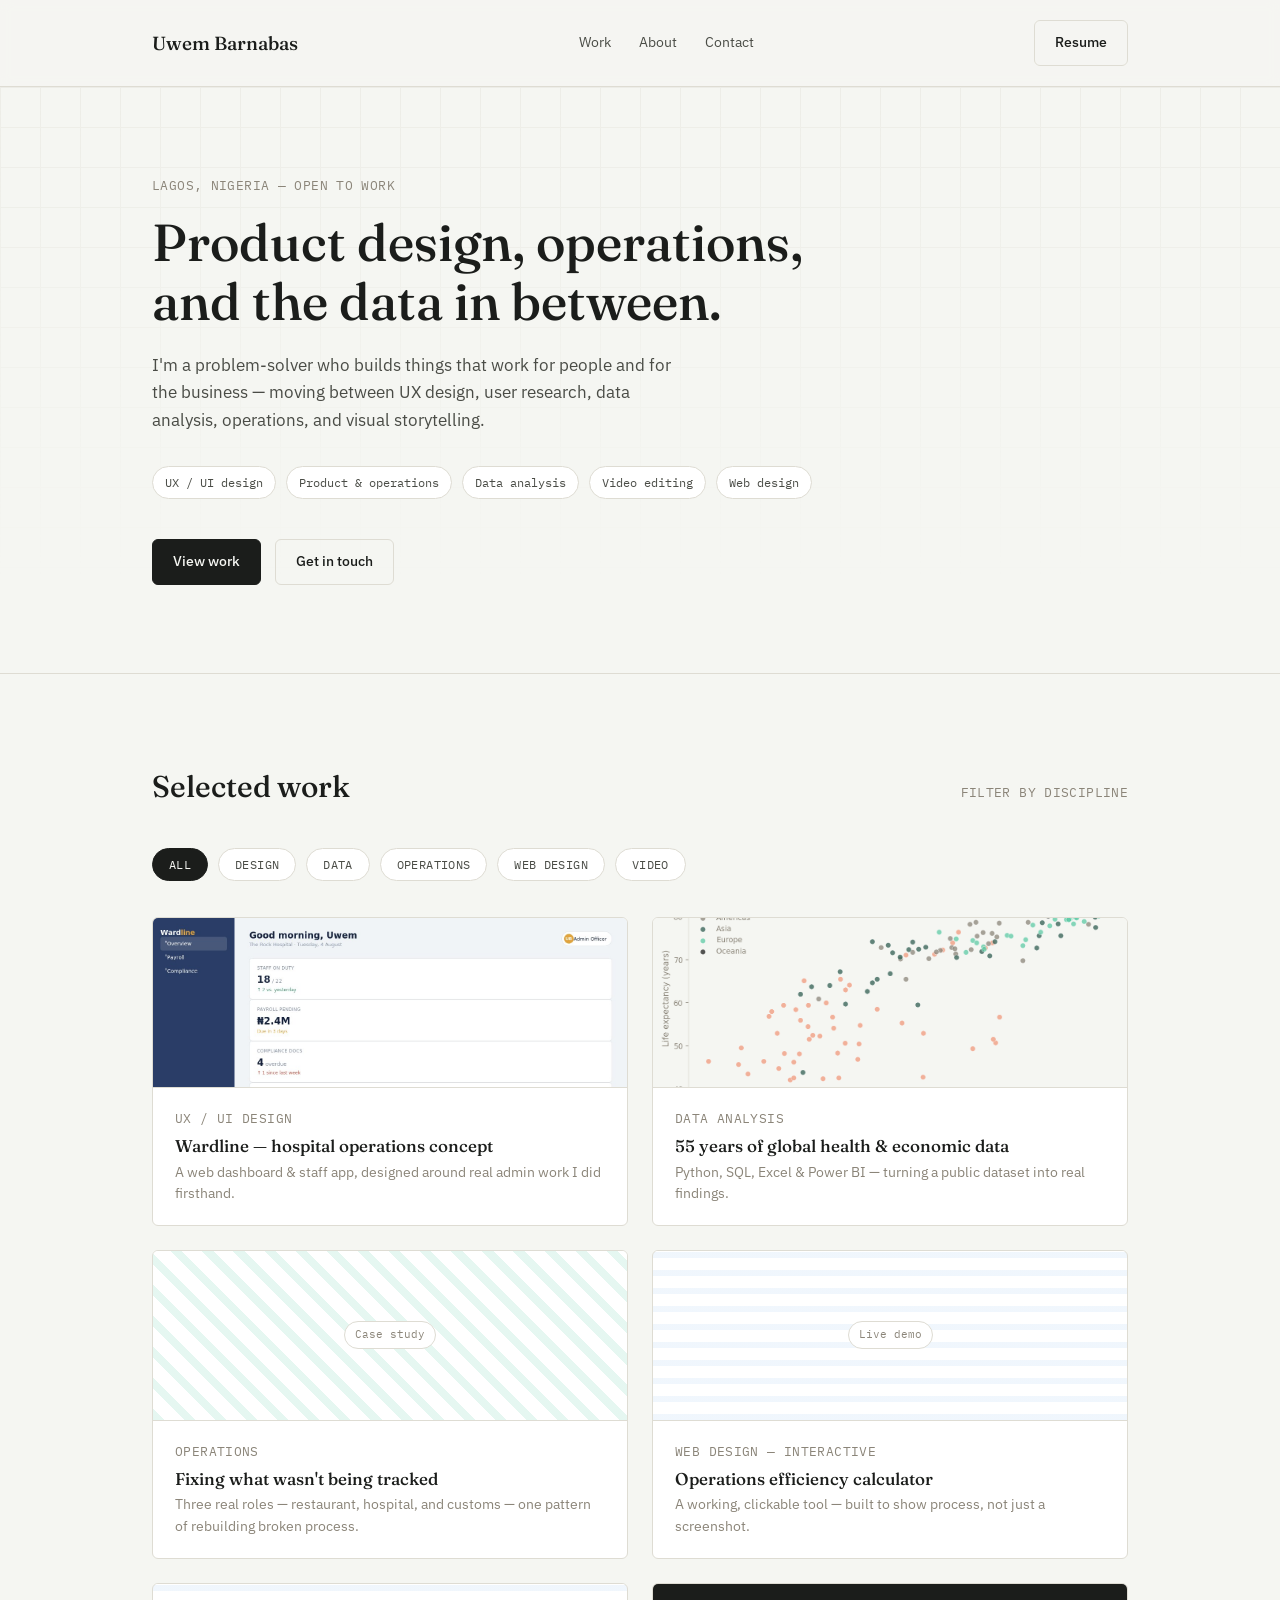
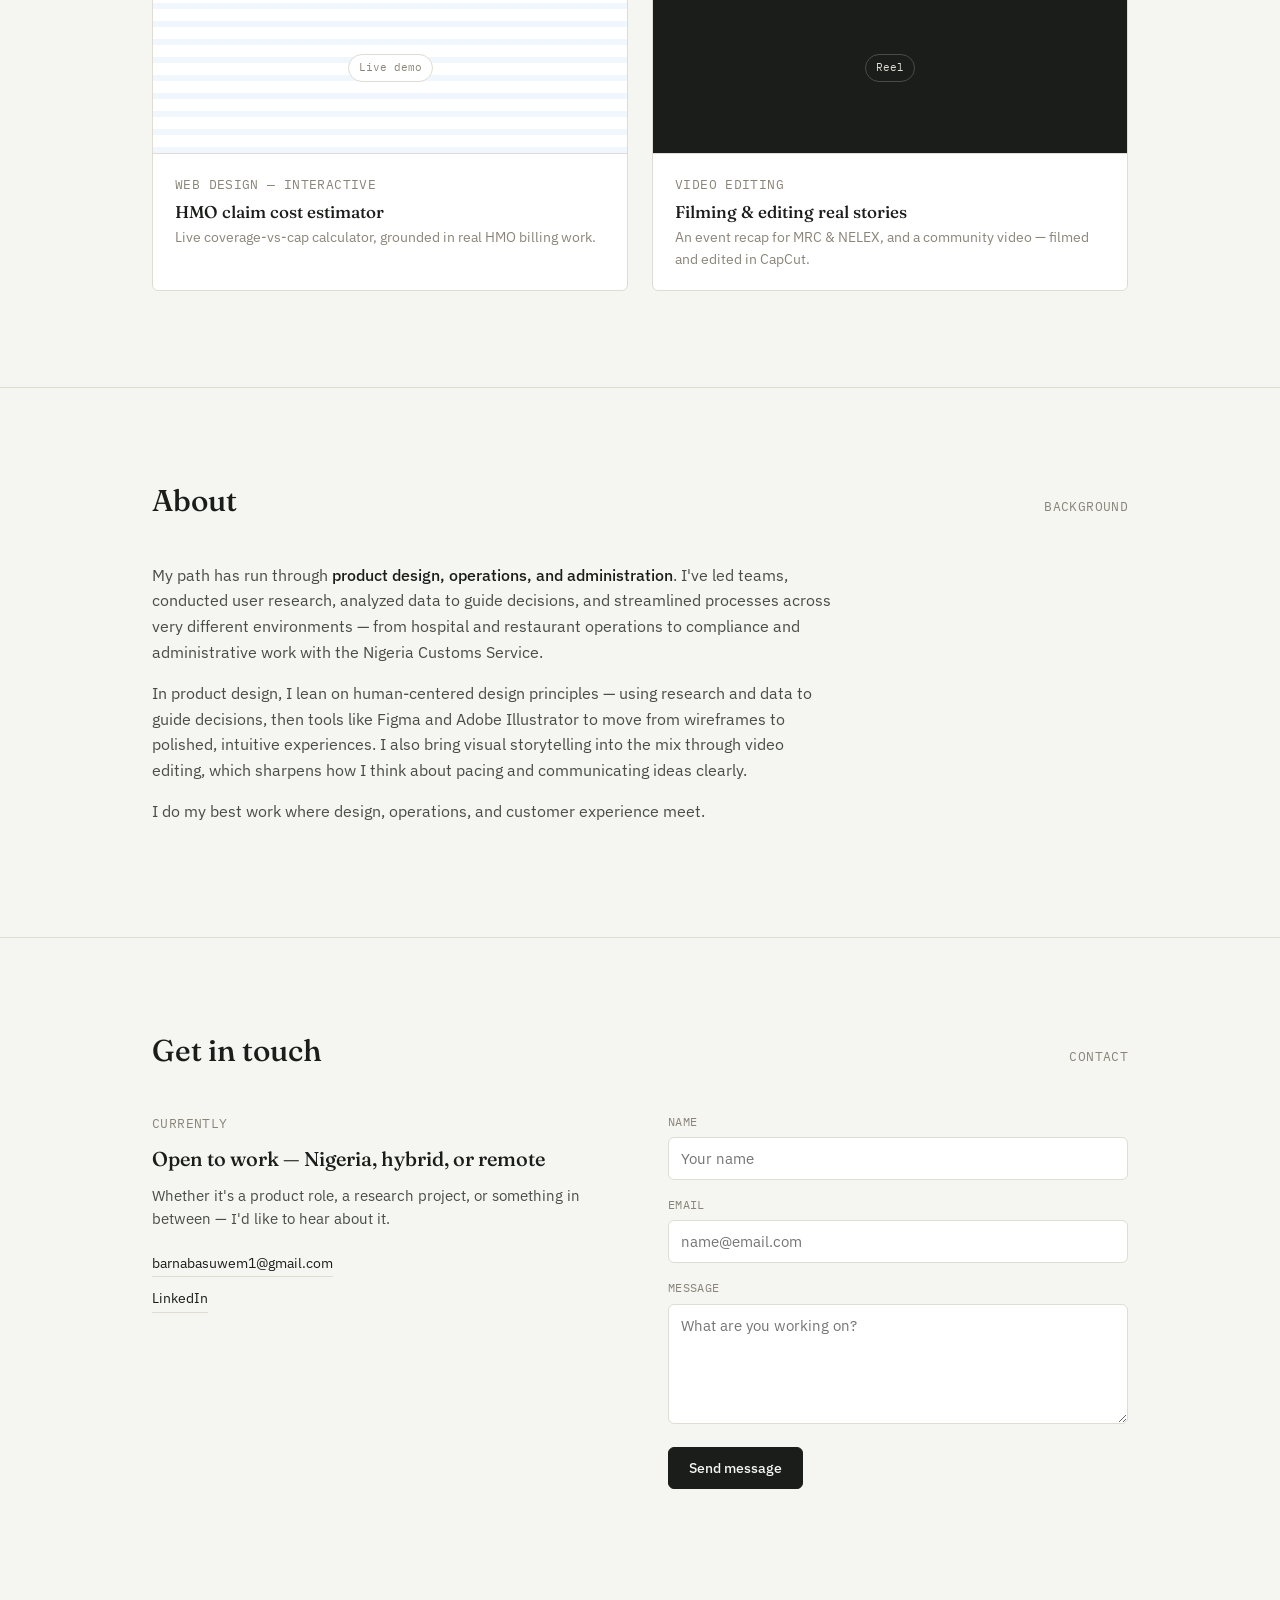
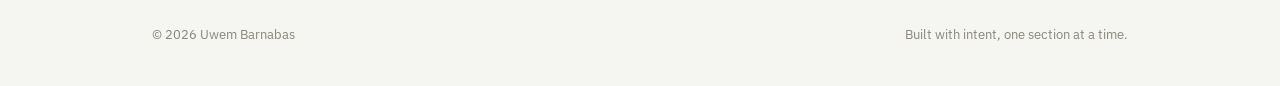
<file: index.html>
<!DOCTYPE html>
<html lang="en">
<head>
<!-- Google tag (gtag.js) -->
<script async src="https://www.googletagmanager.com/gtag/js?id=G-J35VC36YBZ"></script>
<script>
  window.dataLayer = window.dataLayer || [];
  function gtag(){dataLayer.push(arguments);}
  gtag("js", new Date());
  gtag("config", "G-J35VC36YBZ");
</script>

<meta charset="UTF-8">
<meta name="viewport" content="width=device-width, initial-scale=1.0">
<title>Uwem Barnabas — Product, Design, Data & Operations</title>
<meta name="description" content="Uwem Barnabas — UX/UI designer and product & operations professional. Portfolio spanning design, data analysis, operations, and web development.">
<meta property="og:title" content="Uwem Barnabas — Product, Design, Data & Operations">
<meta property="og:description" content="Portfolio spanning UX/UI design, data analysis, operations, and web development.">
<meta property="og:type" content="website">
<link rel="icon" type="image/svg+xml" href="favicon.svg">
<link rel="preconnect" href="https://fonts.googleapis.com">
<link rel="preconnect" href="https://fonts.gstatic.com" crossorigin>
<link href="https://fonts.googleapis.com/css2?family=Fraunces:opsz,wght@9..144,400;9..144,500;9..144,600&family=IBM+Plex+Sans:wght@400;500&family=IBM+Plex+Mono:wght@400;500&display=swap" rel="stylesheet">
<link rel="stylesheet" href="styles.css">
</head>
<body>

<header>
  <nav class="wrap">
    <a href="#top" class="brand">Uwem Barnabas</a>
    <div class="nav-links">
      <a href="#work">Work</a>
      <a href="#about">About</a>
      <a href="#contact">Contact</a>
    </div>
    <a href="resume.pdf" class="btn btn-ghost" download>Resume</a>
    <button class="nav-toggle" aria-label="Open menu"><span></span><span></span><span></span></button>
  </nav>
  <div class="mobile-menu">
    <a href="#work">Work</a>
    <a href="#about">About</a>
    <a href="#contact">Contact</a>
    <a href="resume.pdf" download>Resume</a>
  </div>
</header>

<main id="top">

  <section class="hero">
    <div class="hero-grid" aria-hidden="true"></div>
    <div class="wrap hero-inner">
      <p class="mono" style="margin-bottom:18px;">Lagos, Nigeria — open to work</p>
      <h1>Product design, operations, and the data in between.</h1>
      <p class="lead">I'm a problem-solver who builds things that work for people and for the business — moving between UX design, user research, data analysis, operations, and visual storytelling.</p>
      <div class="tag-row">
        <span class="tag">UX / UI design</span>
        <span class="tag">Product &amp; operations</span>
        <span class="tag">Data analysis</span>
        <span class="tag">Video editing</span>
        <span class="tag">Web design</span>
      </div>
      <div class="hero-actions">
        <a href="#work" class="btn btn-primary">View work</a>
        <a href="#contact" class="btn btn-ghost">Get in touch</a>
      </div>
    </div>
  </section>

  <section id="work">
    <div class="wrap">
      <div class="section-head">
        <h2>Selected work</h2>
        <span class="mono">Filter by discipline</span>
      </div>

      <div class="filter-bar">
        <button class="filter-btn active" data-filter="all">All</button>
        <button class="filter-btn" data-filter="design">Design</button>
        <button class="filter-btn" data-filter="data">Data</button>
        <button class="filter-btn" data-filter="ops">Operations</button>
        <button class="filter-btn" data-filter="web">Web design</button>
        <button class="filter-btn" data-filter="video">Video</button>
      </div>

      <div class="case-grid">
        <a href="projects/design-case-study.html" class="case-card" data-type="design">
          <div class="case-thumb design" style="background-image:url('assets/design/dashboard-overview.jpg'); background-size:cover; background-position:top;"></div>
          <div class="case-body">
            <span class="mono">UX / UI design</span>
            <h3>Wardline — hospital operations concept</h3>
            <p>A web dashboard &amp; staff app, designed around real admin work I did firsthand.</p>
          </div>
        </a>

        <a href="projects/data-case-study.html" class="case-card" data-type="data">
          <div class="case-thumb data" style="background-image:url('assets/data/chart_gdp_vs_life.png'); background-size:cover; background-position:center;"></div>
          <div class="case-body">
            <span class="mono">Data analysis</span>
            <h3>55 years of global health &amp; economic data</h3>
            <p>Python, SQL, Excel &amp; Power BI — turning a public dataset into real findings.</p>
          </div>
        </a>

        <a href="projects/ops-case-study.html" class="case-card" data-type="ops">
          <div class="case-thumb ops"><span class="tag-mono">Case study</span></div>
          <div class="case-body">
            <span class="mono">Operations</span>
            <h3>Fixing what wasn't being tracked</h3>
            <p>Three real roles — restaurant, hospital, and customs — one pattern of rebuilding broken process.</p>
          </div>
        </a>

        <a href="projects/web-demo.html" class="case-card" data-type="web">
          <div class="case-thumb web"><span class="tag-mono">Live demo</span></div>
          <div class="case-body">
            <span class="mono">Web design — interactive</span>
            <h3>Operations efficiency calculator</h3>
            <p>A working, clickable tool — built to show process, not just a screenshot.</p>
          </div>
        </a>

        <a href="projects/hmo-estimator.html" class="case-card" data-type="web">
          <div class="case-thumb web"><span class="tag-mono">Live demo</span></div>
          <div class="case-body">
            <span class="mono">Web design — interactive</span>
            <h3>HMO claim cost estimator</h3>
            <p>Live coverage-vs-cap calculator, grounded in real HMO billing work.</p>
          </div>
        </a>

        <a href="projects/video-case-study.html" class="case-card" data-type="video">
          <div class="case-thumb video"><span class="tag-mono">Reel</span></div>
          <div class="case-body">
            <span class="mono">Video editing</span>
            <h3>Filming &amp; editing real stories</h3>
            <p>An event recap for MRC &amp; NELEX, and a community video — filmed and edited in CapCut.</p>
          </div>
        </a>
      </div>
    </div>
  </section>

  <section id="about">
    <div class="wrap">
      <div class="section-head">
        <h2>About</h2>
        <span class="mono">Background</span>
      </div>
      <div class="cs-block" style="max-width:680px;">
        <p style="color:var(--ink-soft); margin-bottom:16px;">My path has run through <strong style="color:var(--ink); font-weight:500;">product design, operations, and administration</strong>. I've led teams, conducted user research, analyzed data to guide decisions, and streamlined processes across very different environments — from hospital and restaurant operations to compliance and administrative work with the Nigeria Customs Service.</p>
        <p style="color:var(--ink-soft); margin-bottom:16px;">In product design, I lean on human-centered design principles — using research and data to guide decisions, then tools like Figma and Adobe Illustrator to move from wireframes to polished, intuitive experiences. I also bring visual storytelling into the mix through video editing, which sharpens how I think about pacing and communicating ideas clearly.</p>
        <p style="color:var(--ink-soft);">I do my best work where design, operations, and customer experience meet.</p>
      </div>
    </div>
  </section>

  <section id="contact">
    <div class="wrap">
      <div class="section-head">
        <h2>Get in touch</h2>
        <span class="mono">Contact</span>
      </div>
      <div class="contact-grid">
        <div class="contact-info">
          <span class="mono" style="margin-bottom:14px; display:block;">Currently</span>
          <h3>Open to work — Nigeria, hybrid, or remote</h3>
          <p>Whether it's a product role, a research project, or something in between — I'd like to hear about it.</p>
          <div class="contact-links">
            <a href="mailto:barnabasuwem1@gmail.com">barnabasuwem1@gmail.com</a>
            <a href="https://www.linkedin.com/in/barnabas-uwem-83a873255" target="_blank" rel="noopener">LinkedIn</a>
          </div>
        </div>
        <form action="https://formspree.io/f/mykrgwrk" method="POST">
          <div>
            <label for="name">Name</label>
            <input id="name" name="name" type="text" placeholder="Your name" required>
          </div>
          <div>
            <label for="email">Email</label>
            <input id="email" name="email" type="email" placeholder="name@email.com" required>
          </div>
          <div>
            <label for="message">Message</label>
            <textarea id="message" name="message" placeholder="What are you working on?" required></textarea>
          </div>
          <button type="submit" class="btn btn-primary" style="align-self:flex-start;">Send message</button>

        </form>
      </div>
    </div>
  </section>

</main>

<footer>
  <div class="wrap">
    <p>© 2026 Uwem Barnabas</p>
    <p>Built with intent, one section at a time.</p>
  </div>
</footer>

<script src="script.js"></script>
</body>
</html>
</file>
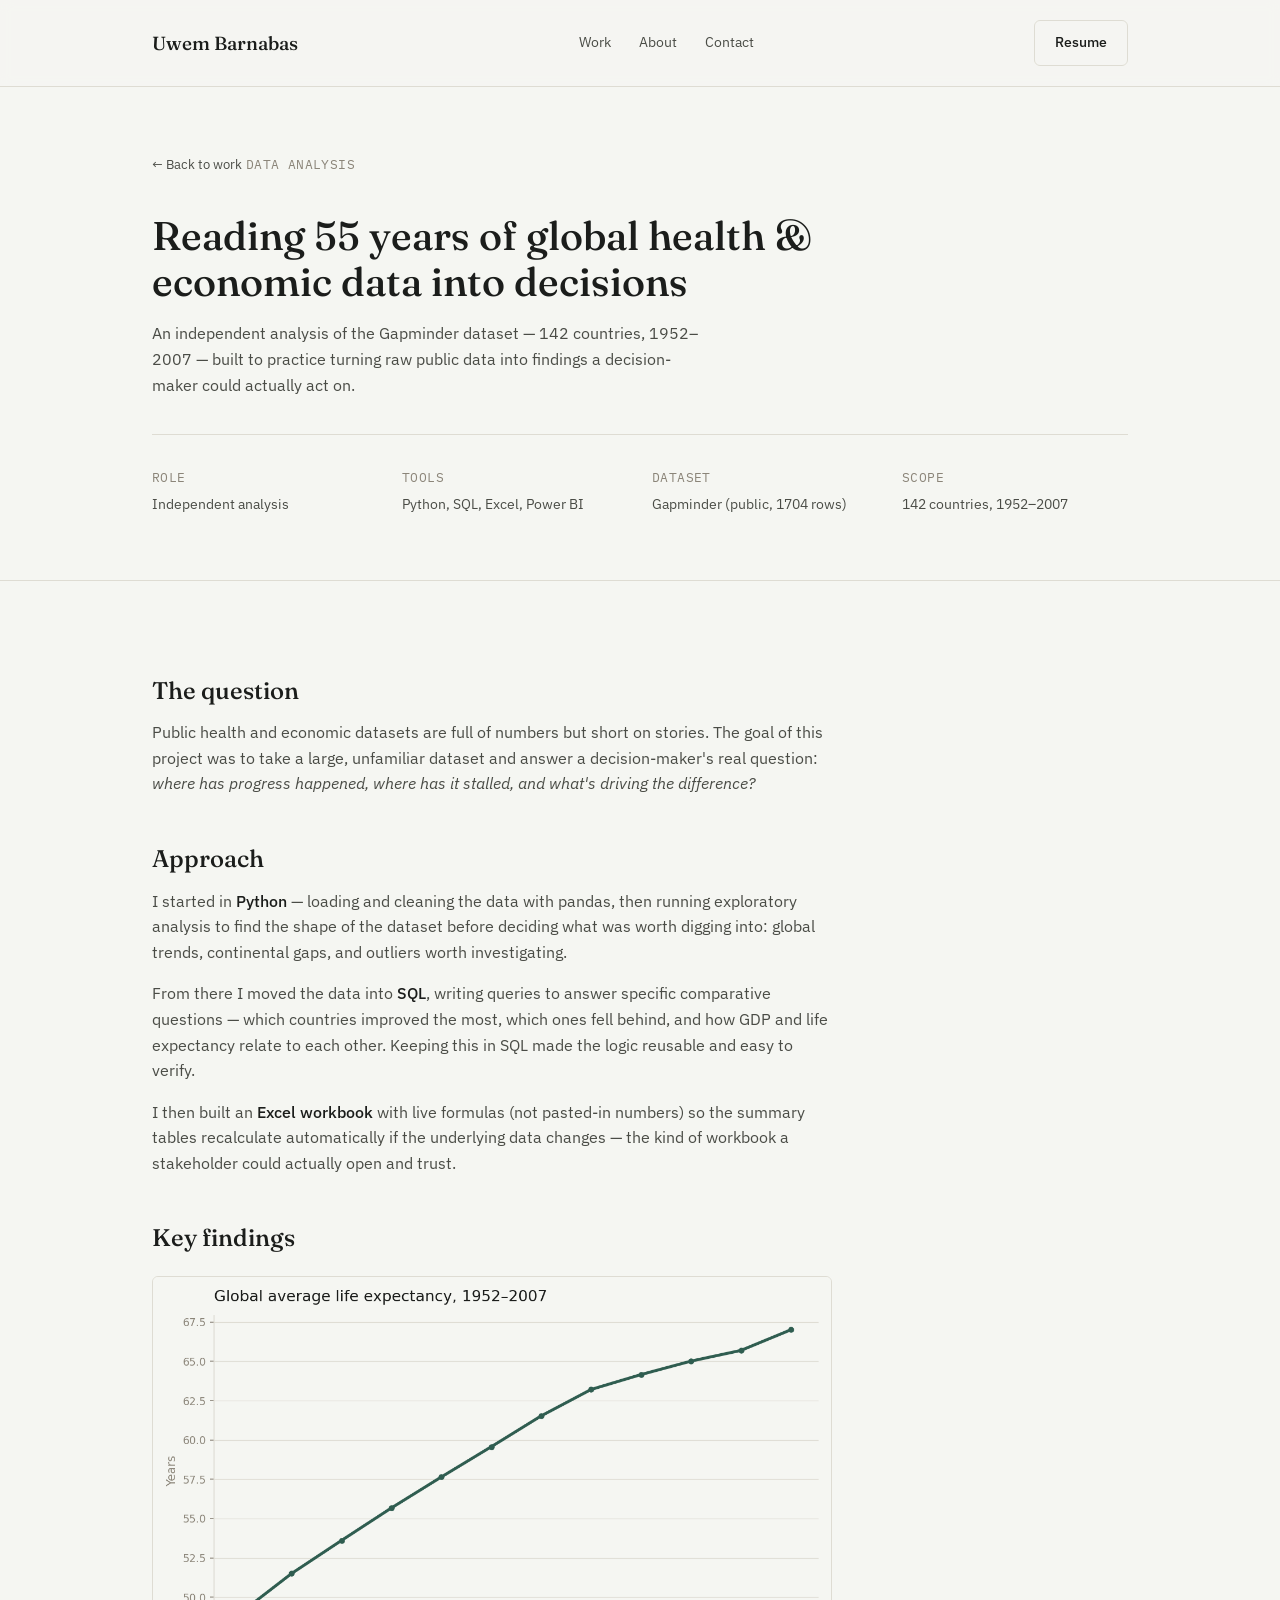
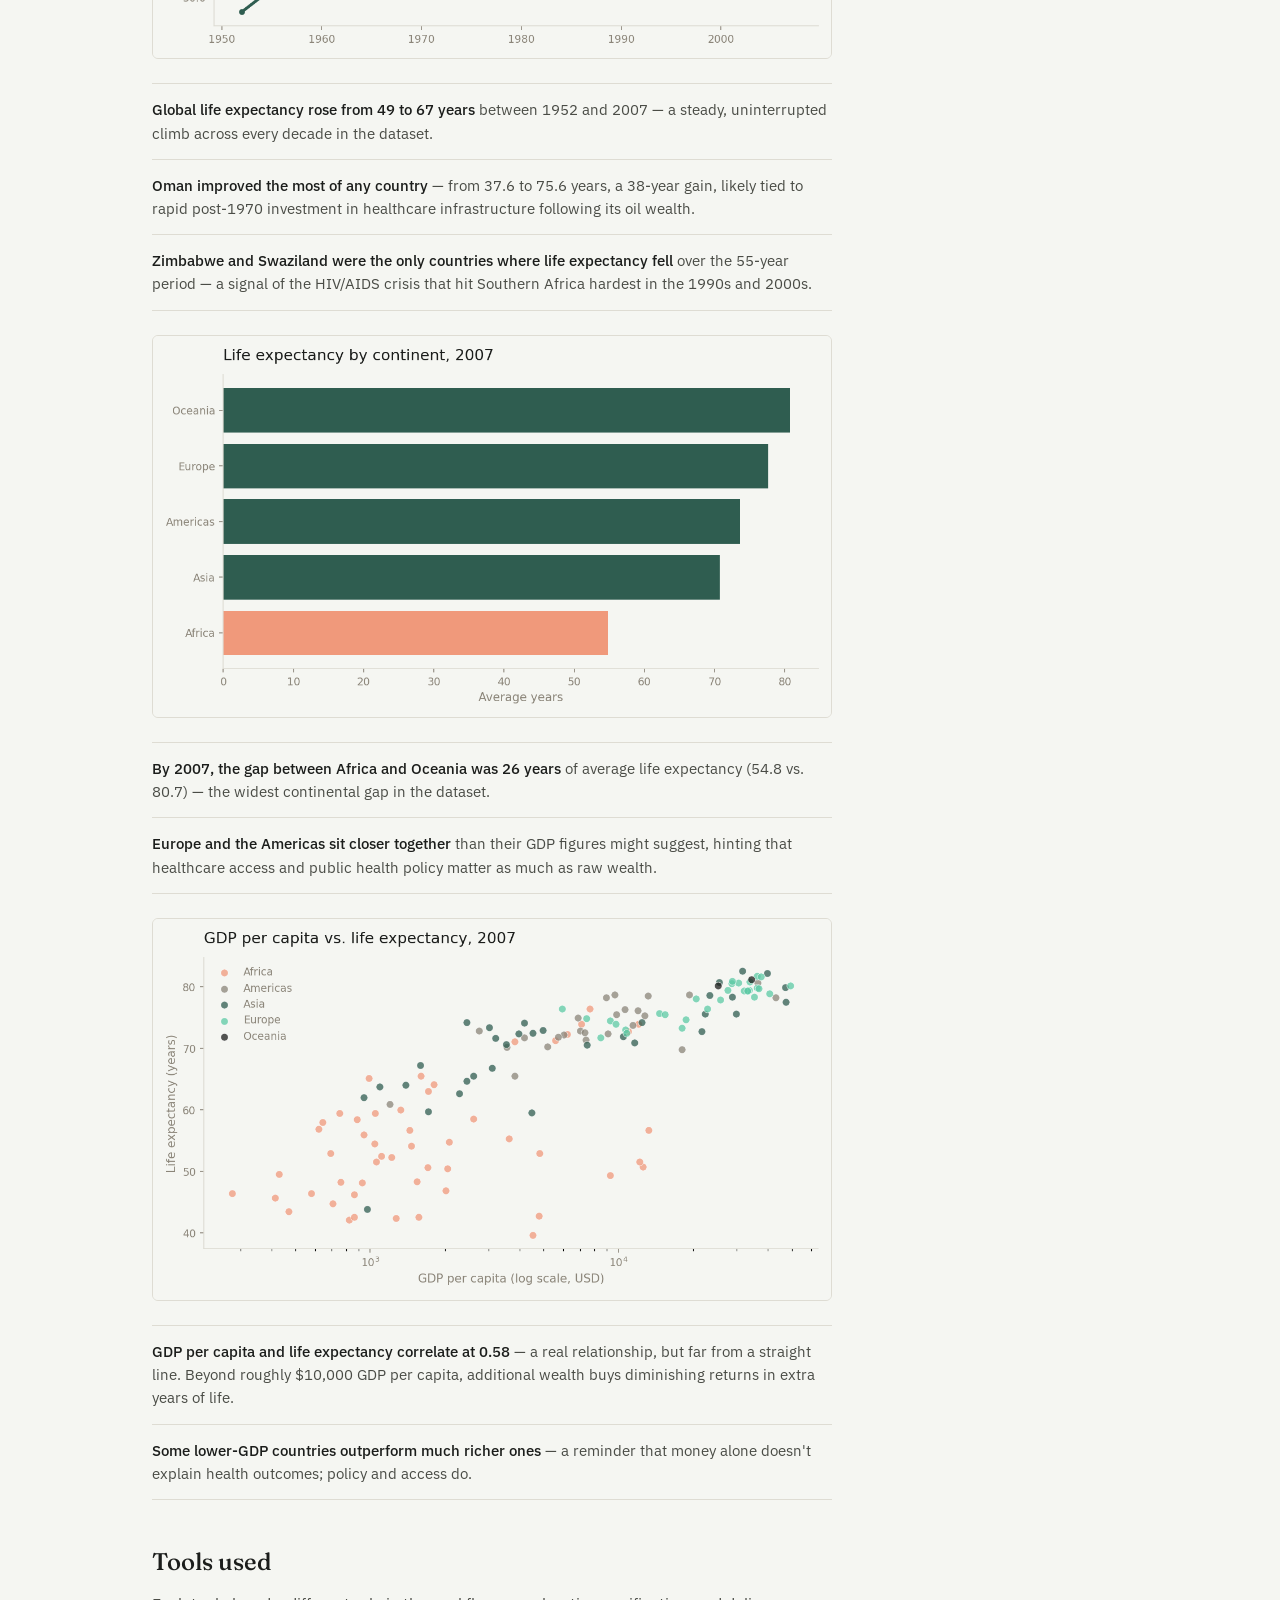
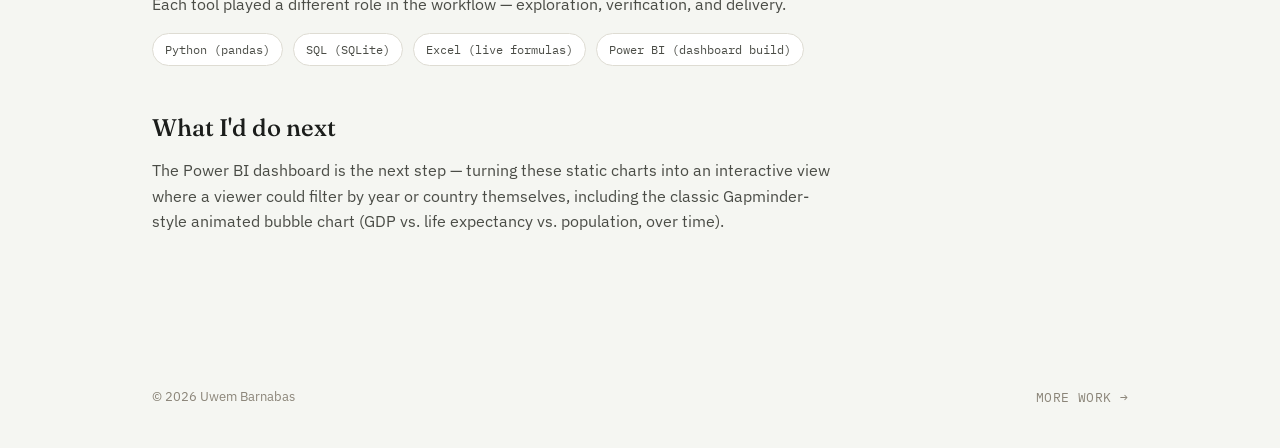
<file: projects/data-case-study.html>
<!DOCTYPE html>
<html lang="en">
<head>
<!-- Google tag (gtag.js) -->
<script async src="https://www.googletagmanager.com/gtag/js?id=G-J35VC36YBZ"></script>
<script>
  window.dataLayer = window.dataLayer || [];
  function gtag(){dataLayer.push(arguments);}
  gtag("js", new Date());
  gtag("config", "G-J35VC36YBZ");
</script>

<meta charset="UTF-8">
<meta name="viewport" content="width=device-width, initial-scale=1.0">
<title>Reading global health &amp; economic data into decisions — Uwem Barnabas</title>
<link rel="icon" type="image/svg+xml" href="../favicon.svg">
<link rel="preconnect" href="https://fonts.googleapis.com">
<link rel="preconnect" href="https://fonts.gstatic.com" crossorigin>
<link href="https://fonts.googleapis.com/css2?family=Fraunces:opsz,wght@9..144,400;9..144,500;9..144,600&family=IBM+Plex+Sans:wght@400;500&family=IBM+Plex+Mono:wght@400;500&display=swap" rel="stylesheet">
<link rel="stylesheet" href="../styles.css">
<style>
  .cs-chart{width:100%; border:1px solid var(--line); border-radius:var(--radius); margin:24px 0; background:var(--panel);}
  .insight-list{list-style:none; margin:20px 0;}
  .insight-list li{padding:14px 0; border-top:1px solid var(--line); font-size:14.5px; color:var(--ink-soft);}
  .insight-list li:last-child{border-bottom:1px solid var(--line);}
  .insight-list strong{color:var(--ink); font-weight:500;}
  .tool-row{display:flex; flex-wrap:wrap; gap:10px; margin-top:16px;}
</style>
</head>
<body>

<header>
  <nav class="wrap">
    <a href="../index.html" class="brand">Uwem Barnabas</a>
    <div class="nav-links">
      <a href="../index.html#work">Work</a>
      <a href="../index.html#about">About</a>
      <a href="../index.html#contact">Contact</a>
    </div>
    <a href="../resume.pdf" class="btn btn-ghost" download>Resume</a>
    <button class="nav-toggle" aria-label="Open menu"><span></span><span></span><span></span></button>
  </nav>
  <div class="mobile-menu">
    <a href="../index.html#work">Work</a>
    <a href="../index.html#about">About</a>
    <a href="../index.html#contact">Contact</a>
    <a href="../resume.pdf" download>Resume</a>
  </div>
</header>

<main>
  <section class="cs-hero">
    <div class="wrap">
      <a href="../index.html#work" class="back-link">← Back to work</a>
      <span class="mono">Data analysis</span>
      <h1 style="font-size:40px; margin-top:14px; max-width:680px;">Reading 55 years of global health &amp; economic data into decisions</h1>
      <p style="color:var(--ink-soft); max-width:560px; margin-top:16px; font-size:16px;">An independent analysis of the Gapminder dataset — 142 countries, 1952–2007 — built to practice turning raw public data into findings a decision-maker could actually act on.</p>

      <div class="cs-meta">
        <div><span class="mono">Role</span><p>Independent analysis</p></div>
        <div><span class="mono">Tools</span><p>Python, SQL, Excel, Power BI</p></div>
        <div><span class="mono">Dataset</span><p>Gapminder (public, 1704 rows)</p></div>
        <div><span class="mono">Scope</span><p>142 countries, 1952–2007</p></div>
      </div>
    </div>
  </section>

  <section>
    <div class="wrap">

      <div class="cs-block">
        <h2>The question</h2>
        <p>Public health and economic datasets are full of numbers but short on stories. The goal of this project was to take a large, unfamiliar dataset and answer a decision-maker's real question: <em>where has progress happened, where has it stalled, and what's driving the difference?</em></p>
      </div>

      <div class="cs-block" style="margin-top:48px;">
        <h2>Approach</h2>
        <p>I started in <strong style="color:var(--ink); font-weight:500;">Python</strong> — loading and cleaning the data with pandas, then running exploratory analysis to find the shape of the dataset before deciding what was worth digging into: global trends, continental gaps, and outliers worth investigating.</p>
        <p>From there I moved the data into <strong style="color:var(--ink); font-weight:500;">SQL</strong>, writing queries to answer specific comparative questions — which countries improved the most, which ones fell behind, and how GDP and life expectancy relate to each other. Keeping this in SQL made the logic reusable and easy to verify.</p>
        <p>I then built an <strong style="color:var(--ink); font-weight:500;">Excel workbook</strong> with live formulas (not pasted-in numbers) so the summary tables recalculate automatically if the underlying data changes — the kind of workbook a stakeholder could actually open and trust.</p>
      </div>

      <div class="cs-block" style="margin-top:48px;">
        <h2>Key findings</h2>
        <img src="../assets/data/chart_life_expectancy_trend.png" alt="Line chart showing global average life expectancy rising from 49 years in 1952 to 67 years in 2007" class="cs-chart">
        <ul class="insight-list">
          <li><strong>Global life expectancy rose from 49 to 67 years</strong> between 1952 and 2007 — a steady, uninterrupted climb across every decade in the dataset.</li>
          <li><strong>Oman improved the most of any country</strong> — from 37.6 to 75.6 years, a 38-year gain, likely tied to rapid post-1970 investment in healthcare infrastructure following its oil wealth.</li>
          <li><strong>Zimbabwe and Swaziland were the only countries where life expectancy fell</strong> over the 55-year period — a signal of the HIV/AIDS crisis that hit Southern Africa hardest in the 1990s and 2000s.</li>
        </ul>

        <img src="../assets/data/chart_life_by_continent.png" alt="Bar chart showing 2007 average life expectancy by continent, from Africa at 55 years to Oceania at 81 years" class="cs-chart">
        <ul class="insight-list">
          <li><strong>By 2007, the gap between Africa and Oceania was 26 years</strong> of average life expectancy (54.8 vs. 80.7) — the widest continental gap in the dataset.</li>
          <li><strong>Europe and the Americas sit closer together</strong> than their GDP figures might suggest, hinting that healthcare access and public health policy matter as much as raw wealth.</li>
        </ul>

        <img src="../assets/data/chart_gdp_vs_life.png" alt="Scatter plot showing GDP per capita against life expectancy in 2007, colored by continent, showing a positive but non-linear correlation" class="cs-chart">
        <ul class="insight-list">
          <li><strong>GDP per capita and life expectancy correlate at 0.58</strong> — a real relationship, but far from a straight line. Beyond roughly $10,000 GDP per capita, additional wealth buys diminishing returns in extra years of life.</li>
          <li><strong>Some lower-GDP countries outperform much richer ones</strong> — a reminder that money alone doesn't explain health outcomes; policy and access do.</li>
        </ul>
      </div>

      <div class="cs-block" style="margin-top:48px;">
        <h2>Tools used</h2>
        <p>Each tool played a different role in the workflow — exploration, verification, and delivery.</p>
        <div class="tool-row">
          <span class="tag">Python (pandas)</span>
          <span class="tag">SQL (SQLite)</span>
          <span class="tag">Excel (live formulas)</span>
          <span class="tag">Power BI (dashboard build)</span>
        </div>
      </div>

      <div class="cs-block" style="margin-top:48px;">
        <h2>What I'd do next</h2>
        <p>The Power BI dashboard is the next step — turning these static charts into an interactive view where a viewer could filter by year or country themselves, including the classic Gapminder-style animated bubble chart (GDP vs. life expectancy vs. population, over time).</p>
      </div>

    </div>
  </section>
</main>

<footer>
  <div class="wrap">
    <p>© 2026 Uwem Barnabas</p>
    <a href="../index.html#work" class="mono">More work →</a>
  </div>
</footer>

</body>
</html>
</file>
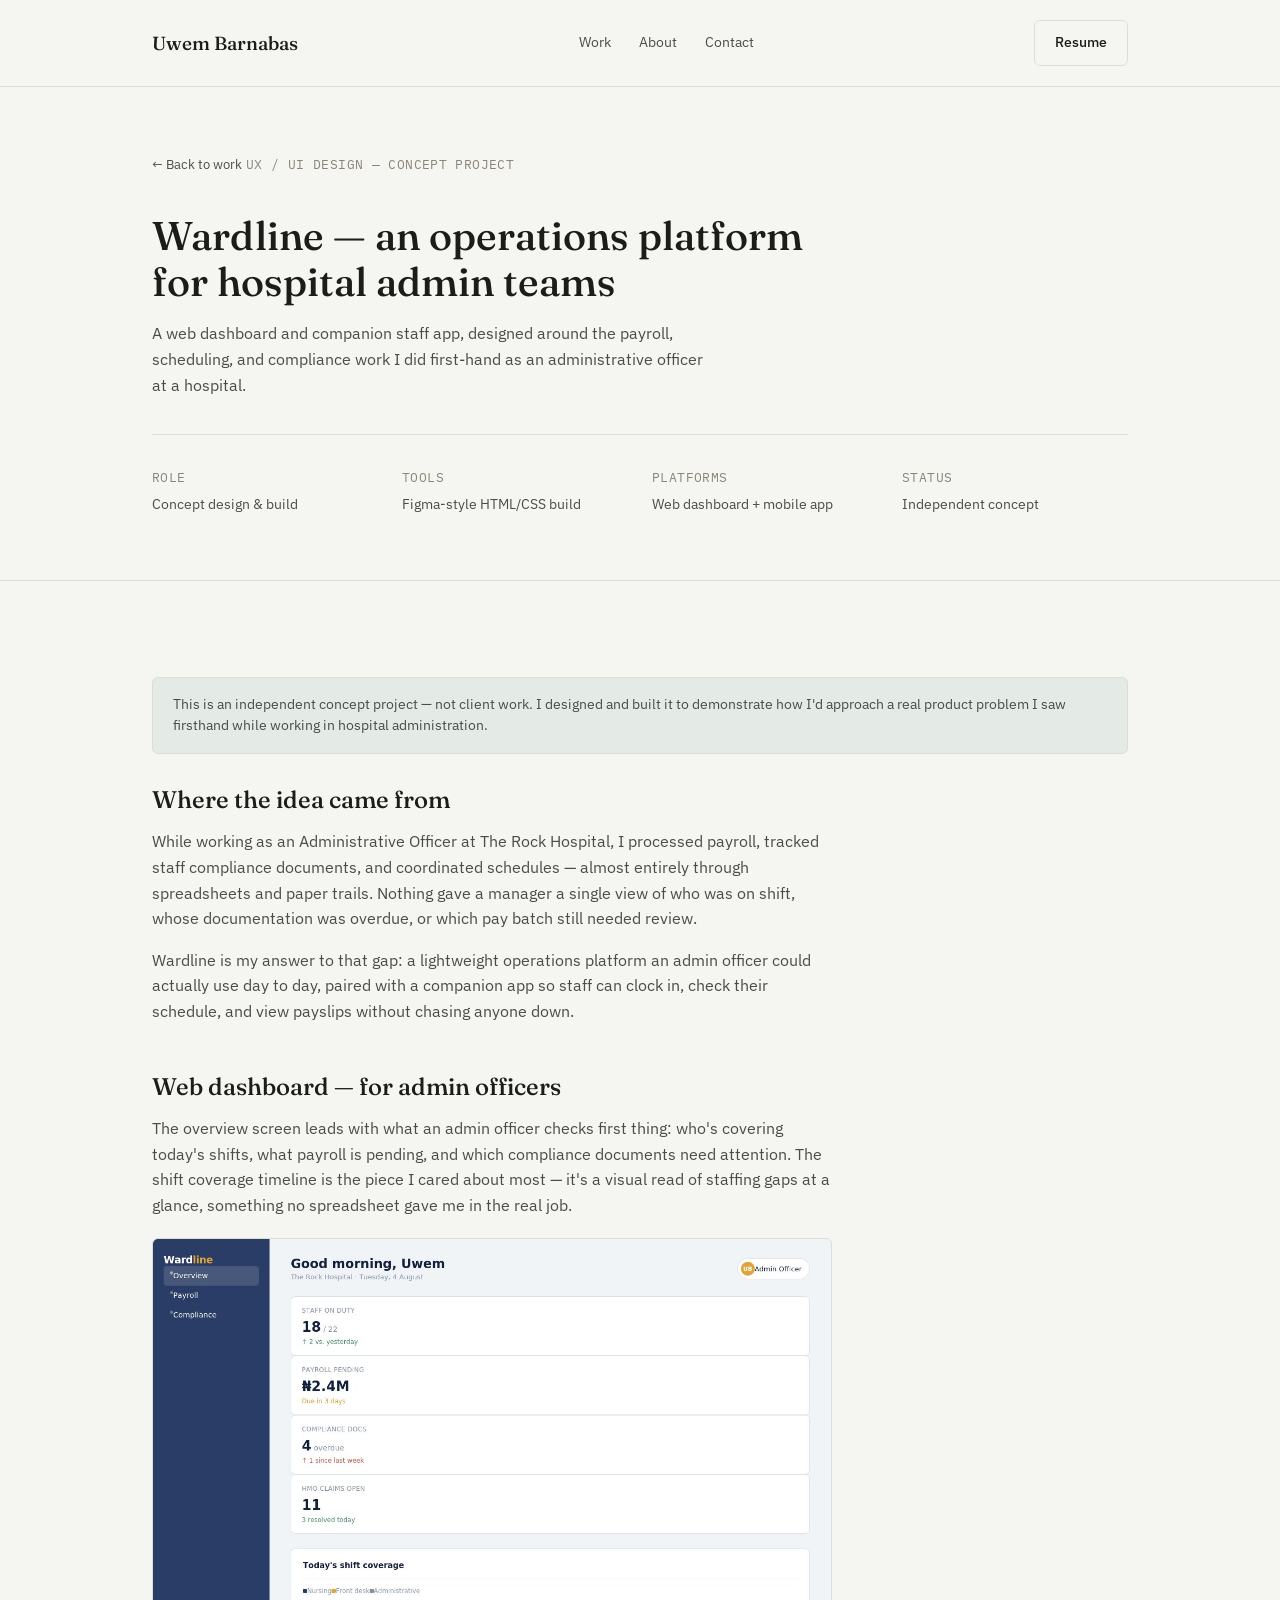
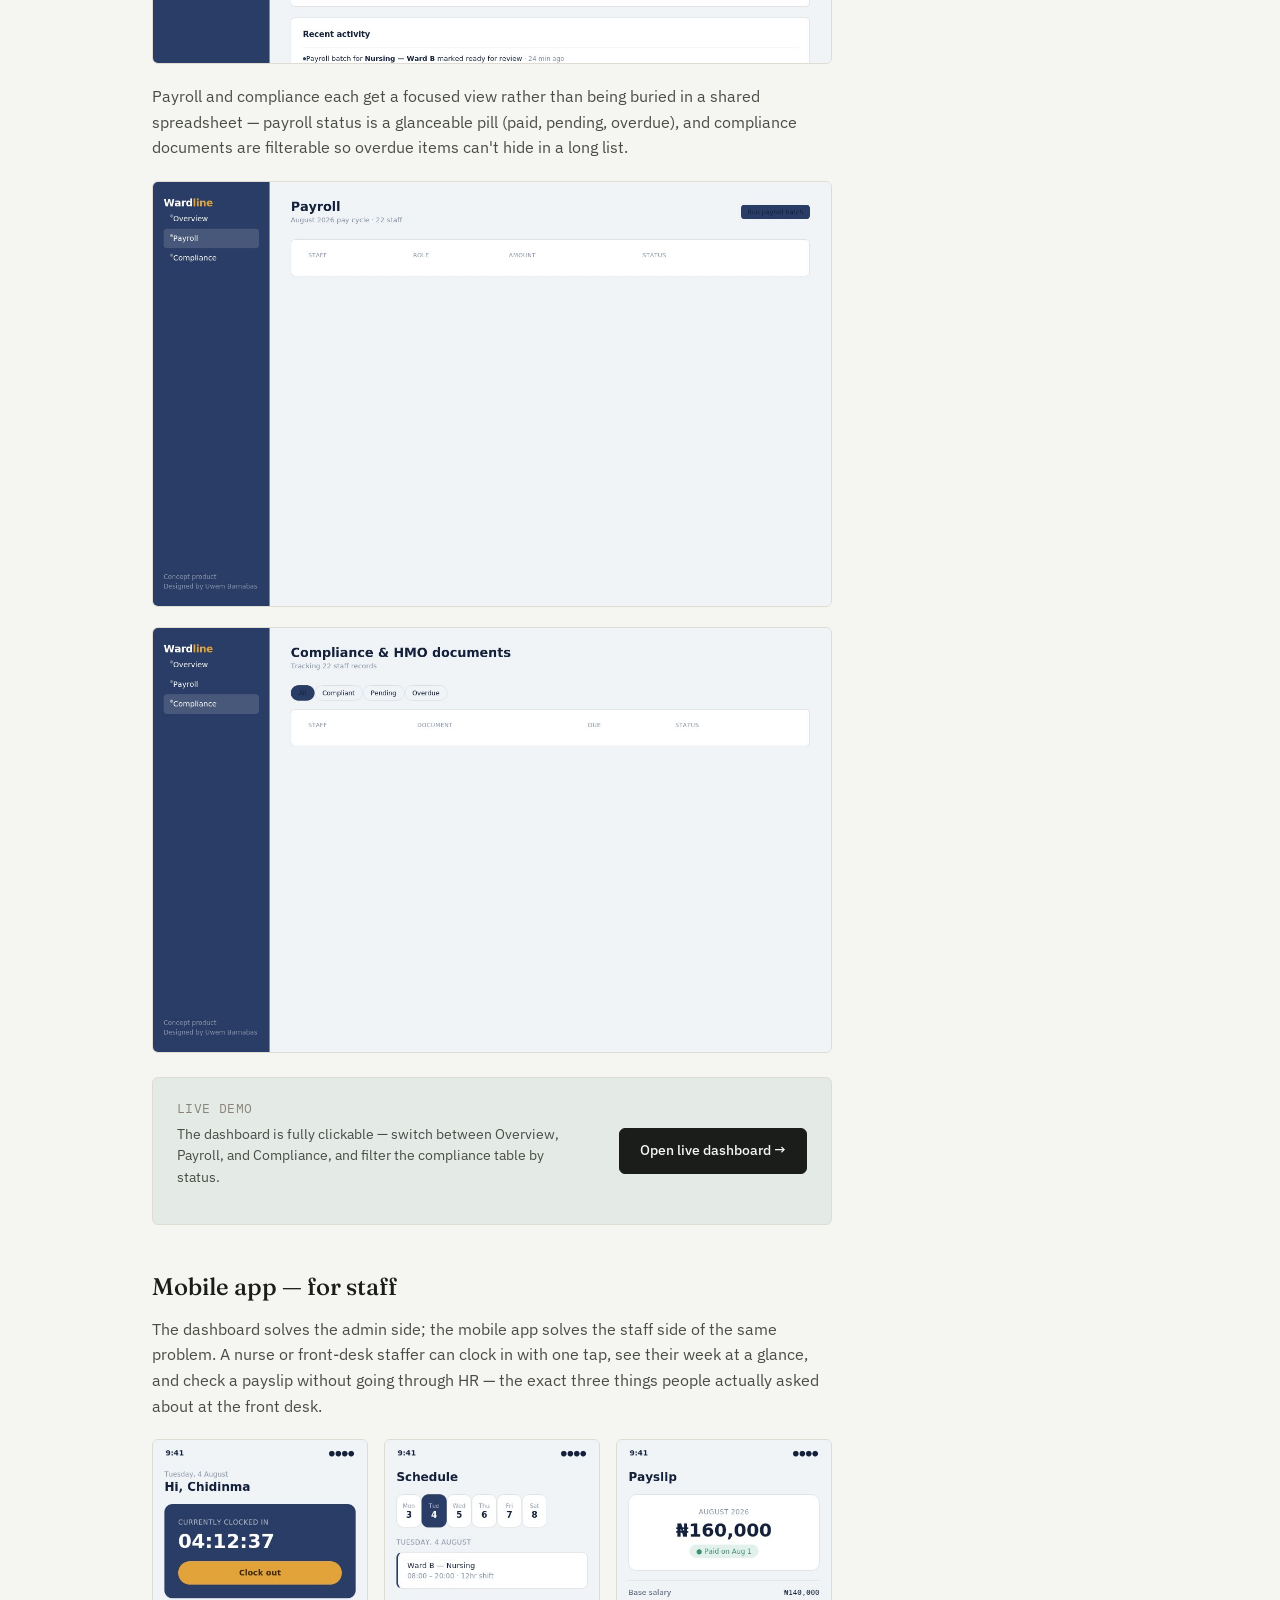
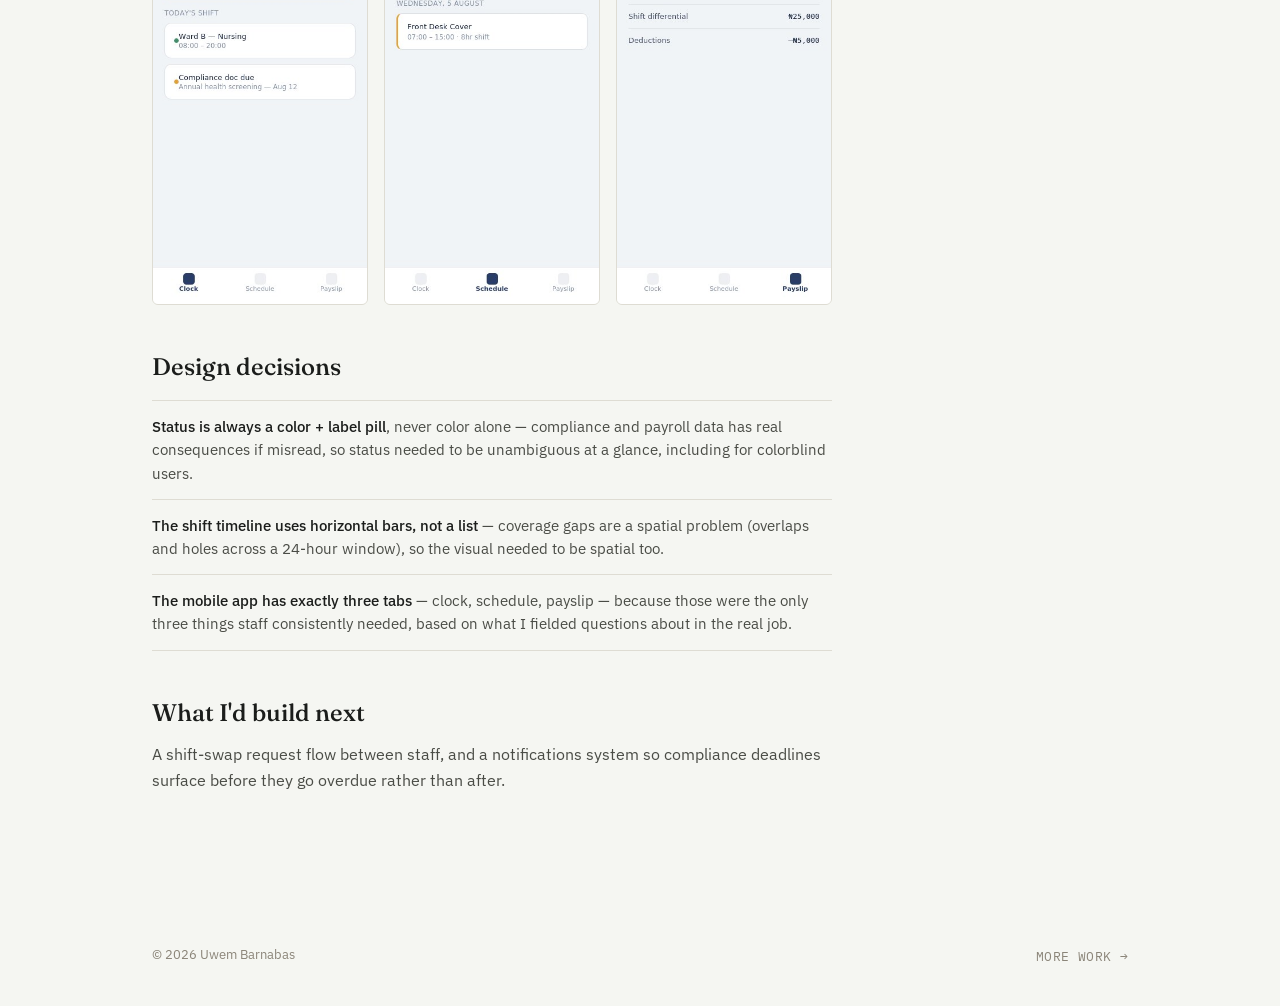
<file: projects/design-case-study.html>
<!DOCTYPE html>
<html lang="en">
<head>
<!-- Google tag (gtag.js) -->
<script async src="https://www.googletagmanager.com/gtag/js?id=G-J35VC36YBZ"></script>
<script>
  window.dataLayer = window.dataLayer || [];
  function gtag(){dataLayer.push(arguments);}
  gtag("js", new Date());
  gtag("config", "G-J35VC36YBZ");
</script>

<meta charset="UTF-8">
<meta name="viewport" content="width=device-width, initial-scale=1.0">
<title>Wardline — hospital operations concept — Uwem Barnabas</title>
<link rel="icon" type="image/svg+xml" href="../favicon.svg">
<link rel="preconnect" href="https://fonts.googleapis.com">
<link rel="preconnect" href="https://fonts.gstatic.com" crossorigin>
<link href="https://fonts.googleapis.com/css2?family=Fraunces:opsz,wght@9..144,400;9..144,500;9..144,600&family=IBM+Plex+Sans:wght@400;500&family=IBM+Plex+Mono:wght@400;500&display=swap" rel="stylesheet">
<link rel="stylesheet" href="../styles.css">
<style>
  .cs-shot{width:100%; border:1px solid var(--line); border-radius:var(--radius); margin:20px 0; display:block;}
  .mobile-row{display:grid; grid-template-columns:repeat(3, 1fr); gap:16px; margin:20px 0;}
  .mobile-row img{width:100%; border:1px solid var(--line); border-radius:var(--radius);}
  .insight-list{list-style:none; margin:20px 0;}
  .insight-list li{padding:14px 0; border-top:1px solid var(--line); font-size:14.5px; color:var(--ink-soft);}
  .insight-list li:last-child{border-bottom:1px solid var(--line);}
  .insight-list strong{color:var(--ink); font-weight:500;}
  .demo-cta{display:flex; align-items:center; justify-content:space-between; background:var(--accent-soft); border:1px solid var(--line); border-radius:var(--radius); padding:20px 24px; margin:24px 0; flex-wrap:wrap; gap:14px;}
  .demo-cta p{font-size:13.5px; color:var(--ink-soft); max-width:400px;}
  @media (max-width:600px){ .mobile-row{grid-template-columns:1fr 1fr;} .mobile-row img:last-child{grid-column:span 2;} }
</style>
</head>
<body>

<header>
  <nav class="wrap">
    <a href="../index.html" class="brand">Uwem Barnabas</a>
    <div class="nav-links">
      <a href="../index.html#work">Work</a>
      <a href="../index.html#about">About</a>
      <a href="../index.html#contact">Contact</a>
    </div>
    <a href="../resume.pdf" class="btn btn-ghost" download>Resume</a>
    <button class="nav-toggle" aria-label="Open menu"><span></span><span></span><span></span></button>
  </nav>
  <div class="mobile-menu">
    <a href="../index.html#work">Work</a>
    <a href="../index.html#about">About</a>
    <a href="../index.html#contact">Contact</a>
    <a href="../resume.pdf" download>Resume</a>
  </div>
</header>

<main>
  <section class="cs-hero">
    <div class="wrap">
      <a href="../index.html#work" class="back-link">← Back to work</a>
      <span class="mono">UX / UI design — concept project</span>
      <h1 style="font-size:40px; margin-top:14px; max-width:680px;">Wardline — an operations platform for hospital admin teams</h1>
      <p style="color:var(--ink-soft); max-width:560px; margin-top:16px; font-size:16px;">A web dashboard and companion staff app, designed around the payroll, scheduling, and compliance work I did first-hand as an administrative officer at a hospital.</p>

      <div class="cs-meta">
        <div><span class="mono">Role</span><p>Concept design &amp; build</p></div>
        <div><span class="mono">Tools</span><p>Figma-style HTML/CSS build</p></div>
        <div><span class="mono">Platforms</span><p>Web dashboard + mobile app</p></div>
        <div><span class="mono">Status</span><p>Independent concept</p></div>
      </div>
    </div>
  </section>

  <section>
    <div class="wrap">

      <div class="placeholder-note">This is an independent concept project — not client work. I designed and built it to demonstrate how I'd approach a real product problem I saw firsthand while working in hospital administration.</div>

      <div class="cs-block">
        <h2>Where the idea came from</h2>
        <p>While working as an Administrative Officer at The Rock Hospital, I processed payroll, tracked staff compliance documents, and coordinated schedules — almost entirely through spreadsheets and paper trails. Nothing gave a manager a single view of who was on shift, whose documentation was overdue, or which pay batch still needed review.</p>
        <p>Wardline is my answer to that gap: a lightweight operations platform an admin officer could actually use day to day, paired with a companion app so staff can clock in, check their schedule, and view payslips without chasing anyone down.</p>
      </div>

      <div class="cs-block" style="margin-top:48px;">
        <h2>Web dashboard — for admin officers</h2>
        <p>The overview screen leads with what an admin officer checks first thing: who's covering today's shifts, what payroll is pending, and which compliance documents need attention. The shift coverage timeline is the piece I cared about most — it's a visual read of staffing gaps at a glance, something no spreadsheet gave me in the real job.</p>
        <img src="../assets/design/dashboard-overview.jpg" alt="Wardline dashboard overview screen showing staffing KPIs and a shift coverage timeline" class="cs-shot">

        <p>Payroll and compliance each get a focused view rather than being buried in a shared spreadsheet — payroll status is a glanceable pill (paid, pending, overdue), and compliance documents are filterable so overdue items can't hide in a long list.</p>
        <img src="../assets/design/dashboard-payroll.jpg" alt="Wardline payroll screen showing a staff payment table with status indicators" class="cs-shot">
        <img src="../assets/design/dashboard-compliance.jpg" alt="Wardline compliance screen showing filterable document tracking by status" class="cs-shot">

        <div class="demo-cta">
          <div>
            <div class="mono" style="margin-bottom:6px;">Live demo</div>
            <p>The dashboard is fully clickable — switch between Overview, Payroll, and Compliance, and filter the compliance table by status.</p>
          </div>
          <a href="wardline-dashboard.html" class="btn btn-primary" target="_blank" rel="noopener">Open live dashboard →</a>
        </div>
      </div>

      <div class="cs-block" style="margin-top:48px;">
        <h2>Mobile app — for staff</h2>
        <p>The dashboard solves the admin side; the mobile app solves the staff side of the same problem. A nurse or front-desk staffer can clock in with one tap, see their week at a glance, and check a payslip without going through HR — the exact three things people actually asked about at the front desk.</p>
        <div class="mobile-row">
          <img src="../assets/design/mobile-clock.jpg" alt="Wardline mobile app clock-in screen showing shift timer and today's shift details">
          <img src="../assets/design/mobile-schedule.jpg" alt="Wardline mobile app schedule screen showing a weekly shift calendar">
          <img src="../assets/design/mobile-payslip.jpg" alt="Wardline mobile app payslip screen showing salary breakdown">
        </div>
      </div>

      <div class="cs-block" style="margin-top:48px;">
        <h2>Design decisions</h2>
        <ul class="insight-list">
          <li><strong>Status is always a color + label pill</strong>, never color alone — compliance and payroll data has real consequences if misread, so status needed to be unambiguous at a glance, including for colorblind users.</li>
          <li><strong>The shift timeline uses horizontal bars, not a list</strong> — coverage gaps are a spatial problem (overlaps and holes across a 24-hour window), so the visual needed to be spatial too.</li>
          <li><strong>The mobile app has exactly three tabs</strong> — clock, schedule, payslip — because those were the only three things staff consistently needed, based on what I fielded questions about in the real job.</li>
        </ul>
      </div>

      <div class="cs-block" style="margin-top:48px;">
        <h2>What I'd build next</h2>
        <p>A shift-swap request flow between staff, and a notifications system so compliance deadlines surface before they go overdue rather than after.</p>
      </div>

    </div>
  </section>
</main>

<footer>
  <div class="wrap">
    <p>© 2026 Uwem Barnabas</p>
    <a href="../index.html#work" class="mono">More work →</a>
  </div>
</footer>

</body>
</html>
</file>
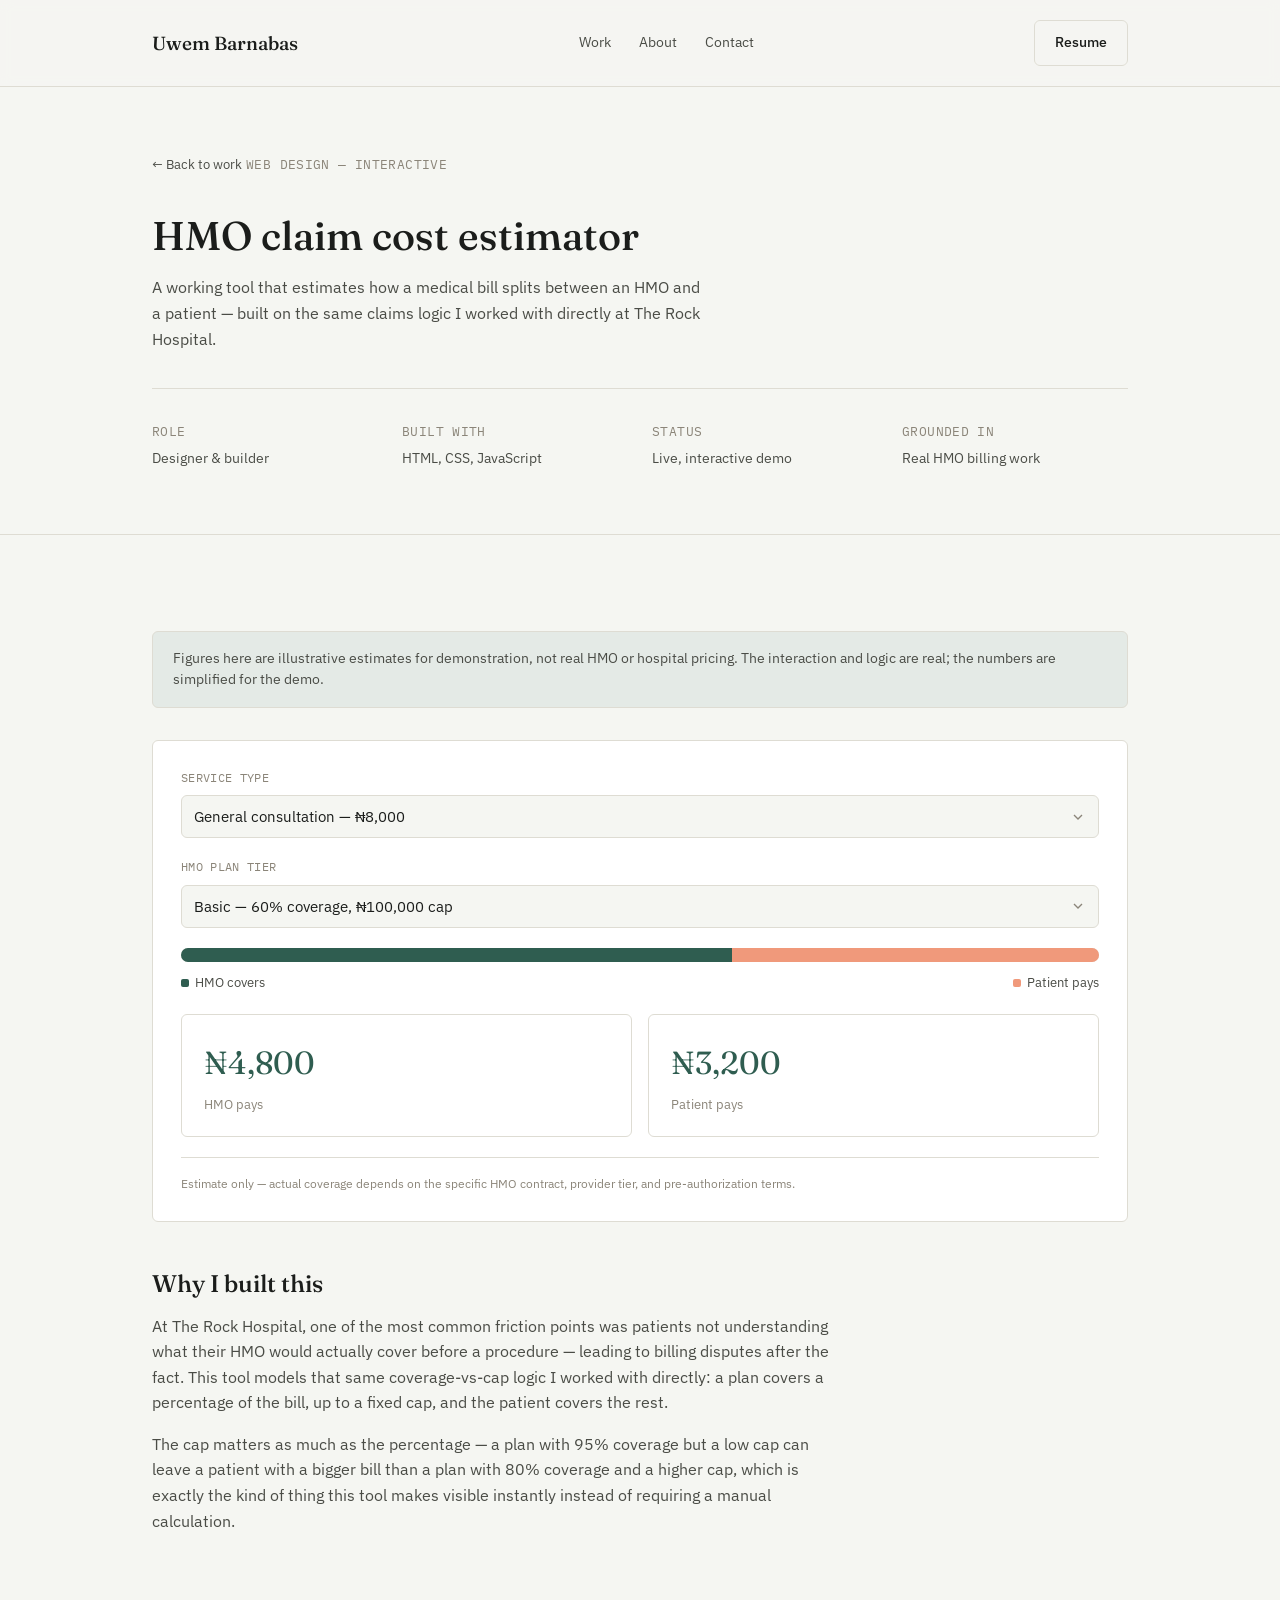
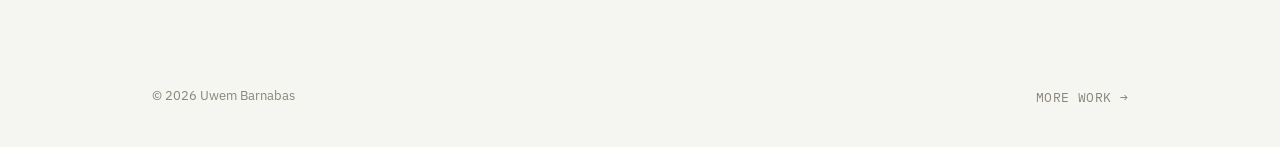
<file: projects/hmo-estimator.html>
<!DOCTYPE html>
<html lang="en">
<head>
<!-- Google tag (gtag.js) -->
<script async src="https://www.googletagmanager.com/gtag/js?id=G-J35VC36YBZ"></script>
<script>
  window.dataLayer = window.dataLayer || [];
  function gtag(){dataLayer.push(arguments);}
  gtag("js", new Date());
  gtag("config", "G-J35VC36YBZ");
</script>

<meta charset="UTF-8">
<meta name="viewport" content="width=device-width, initial-scale=1.0">
<title>HMO claim cost estimator — Uwem Barnabas</title>
<link rel="icon" type="image/svg+xml" href="../favicon.svg">
<link rel="preconnect" href="https://fonts.googleapis.com">
<link rel="preconnect" href="https://fonts.gstatic.com" crossorigin>
<link href="https://fonts.googleapis.com/css2?family=Fraunces:opsz,wght@9..144,400;9..144,500;9..144,600&family=IBM+Plex+Sans:wght@400;500&family=IBM+Plex+Mono:wght@400;500&display=swap" rel="stylesheet">
<link rel="stylesheet" href="../styles.css">
<style>
  .demo-frame{background:var(--panel); border:1px solid var(--line); border-radius:var(--radius); padding:28px;}
  .field-row{margin-bottom:20px;}
  .field-row label{font-family:'IBM Plex Mono', monospace; font-size:11.5px; text-transform:uppercase; letter-spacing:0.03em; color:var(--muted); margin-bottom:8px; display:block;}
  .select-input{
    width:100%; font-family:'IBM Plex Sans', sans-serif; font-size:14.5px; padding:11px 12px;
    background:var(--paper); border:1px solid var(--line); border-radius:var(--radius); color:var(--ink);
    appearance:none; -webkit-appearance:none;
    background-image:url("data:image/svg+xml;utf8,<svg xmlns='http://www.w3.org/2000/svg' viewBox='0 0 24 24' fill='none' stroke='%238B8579' stroke-width='2'><path d='M6 9l6 6 6-6'/></svg>");
    background-repeat:no-repeat; background-position:right 12px center; background-size:16px;
  }
  .split-bar{display:flex; height:14px; border-radius:100px; overflow:hidden; margin:18px 0 10px; background:var(--line);}
  .split-hmo{background:var(--accent); height:100%; transition:width .3s ease;}
  .split-patient{background:#F0997B; height:100%; transition:width .3s ease;}
  .split-legend{display:flex; justify-content:space-between; font-size:12.5px; color:var(--ink-soft);}
  .legend-dot{display:inline-block; width:8px; height:8px; border-radius:2px; margin-right:6px;}
  .result-row{display:grid; grid-template-columns:1fr 1fr; gap:16px; margin-top:22px;}
  .disclaimer{font-size:12px; color:var(--muted); margin-top:20px; padding-top:16px; border-top:1px solid var(--line);}
</style>
</head>
<body>

<header>
  <nav class="wrap">
    <a href="../index.html" class="brand">Uwem Barnabas</a>
    <div class="nav-links">
      <a href="../index.html#work">Work</a>
      <a href="../index.html#about">About</a>
      <a href="../index.html#contact">Contact</a>
    </div>
    <a href="../resume.pdf" class="btn btn-ghost" download>Resume</a>
    <button class="nav-toggle" aria-label="Open menu"><span></span><span></span><span></span></button>
  </nav>
  <div class="mobile-menu">
    <a href="../index.html#work">Work</a>
    <a href="../index.html#about">About</a>
    <a href="../index.html#contact">Contact</a>
    <a href="../resume.pdf" download>Resume</a>
  </div>
</header>

<main>
  <section class="cs-hero">
    <div class="wrap">
      <a href="../index.html#work" class="back-link">← Back to work</a>
      <span class="mono">Web design — interactive</span>
      <h1 style="font-size:40px; margin-top:14px; max-width:680px;">HMO claim cost estimator</h1>
      <p style="color:var(--ink-soft); max-width:560px; margin-top:16px; font-size:16px;">A working tool that estimates how a medical bill splits between an HMO and a patient — built on the same claims logic I worked with directly at The Rock Hospital.</p>

      <div class="cs-meta">
        <div><span class="mono">Role</span><p>Designer &amp; builder</p></div>
        <div><span class="mono">Built with</span><p>HTML, CSS, JavaScript</p></div>
        <div><span class="mono">Status</span><p>Live, interactive demo</p></div>
        <div><span class="mono">Grounded in</span><p>Real HMO billing work</p></div>
      </div>
    </div>
  </section>

  <section>
    <div class="wrap">
      <div class="placeholder-note">Figures here are illustrative estimates for demonstration, not real HMO or hospital pricing. The interaction and logic are real; the numbers are simplified for the demo.</div>

      <div class="demo-frame">
        <div class="field-row">
          <label for="service">Service type</label>
          <select id="service" class="select-input">
            <option value="consult" data-cost="8000">General consultation — ₦8,000</option>
            <option value="lab" data-cost="15000">Lab test — ₦15,000</option>
            <option value="xray" data-cost="25000">X-ray — ₦25,000</option>
            <option value="minor-surgery" data-cost="180000">Minor surgery — ₦180,000</option>
            <option value="maternity" data-cost="320000">Maternity delivery — ₦320,000</option>
            <option value="dental" data-cost="20000">Dental procedure — ₦20,000</option>
          </select>
        </div>

        <div class="field-row">
          <label for="plan">HMO plan tier</label>
          <select id="plan" class="select-input">
            <option value="basic" data-coverage="0.6" data-cap="100000">Basic — 60% coverage, ₦100,000 cap</option>
            <option value="standard" data-coverage="0.8" data-cap="250000">Standard — 80% coverage, ₦250,000 cap</option>
            <option value="premium" data-coverage="0.95" data-cap="600000">Premium — 95% coverage, ₦600,000 cap</option>
          </select>
        </div>

        <div class="split-bar">
          <div class="split-hmo" id="bar-hmo" style="width:60%;"></div>
          <div class="split-patient" id="bar-patient" style="width:40%;"></div>
        </div>
        <div class="split-legend">
          <span><span class="legend-dot" style="background:var(--accent);"></span>HMO covers</span>
          <span><span class="legend-dot" style="background:#F0997B;"></span>Patient pays</span>
        </div>

        <div class="result-row">
          <div class="stat-card"><div class="num" id="hmo-amount">₦0</div><div class="label">HMO pays</div></div>
          <div class="stat-card"><div class="num" id="patient-amount">₦0</div><div class="label">Patient pays</div></div>
        </div>

        <div class="disclaimer">Estimate only — actual coverage depends on the specific HMO contract, provider tier, and pre-authorization terms.</div>
      </div>

      <div class="cs-block" style="margin-top:48px;">
        <h2>Why I built this</h2>
        <p>At The Rock Hospital, one of the most common friction points was patients not understanding what their HMO would actually cover before a procedure — leading to billing disputes after the fact. This tool models that same coverage-vs-cap logic I worked with directly: a plan covers a percentage of the bill, up to a fixed cap, and the patient covers the rest.</p>
        <p>The cap matters as much as the percentage — a plan with 95% coverage but a low cap can leave a patient with a bigger bill than a plan with 80% coverage and a higher cap, which is exactly the kind of thing this tool makes visible instantly instead of requiring a manual calculation.</p>
      </div>
    </div>
  </section>
</main>

<footer>
  <div class="wrap">
    <p>© 2026 Uwem Barnabas</p>
    <a href="../index.html#work" class="mono">More work →</a>
  </div>
</footer>

<script>
  const serviceSelect = document.getElementById('service');
  const planSelect = document.getElementById('plan');
  const barHmo = document.getElementById('bar-hmo');
  const barPatient = document.getElementById('bar-patient');
  const hmoAmount = document.getElementById('hmo-amount');
  const patientAmount = document.getElementById('patient-amount');

  function formatNaira(n) {
    return '₦' + Math.round(n).toLocaleString('en-NG');
  }

  function calculate() {
    const cost = parseFloat(serviceSelect.selectedOptions[0].dataset.cost);
    const coverage = parseFloat(planSelect.selectedOptions[0].dataset.coverage);
    const cap = parseFloat(planSelect.selectedOptions[0].dataset.cap);

    let hmoPays = Math.min(cost * coverage, cap);
    let patientPays = cost - hmoPays;
    if (patientPays < 0) patientPays = 0;

    const hmoPct = (hmoPays / cost) * 100;
    const patientPct = 100 - hmoPct;

    barHmo.style.width = hmoPct + '%';
    barPatient.style.width = patientPct + '%';
    hmoAmount.textContent = formatNaira(hmoPays);
    patientAmount.textContent = formatNaira(patientPays);
  }

  serviceSelect.addEventListener('change', calculate);
  planSelect.addEventListener('change', calculate);
  calculate();
</script>

</body>
</html>
</file>
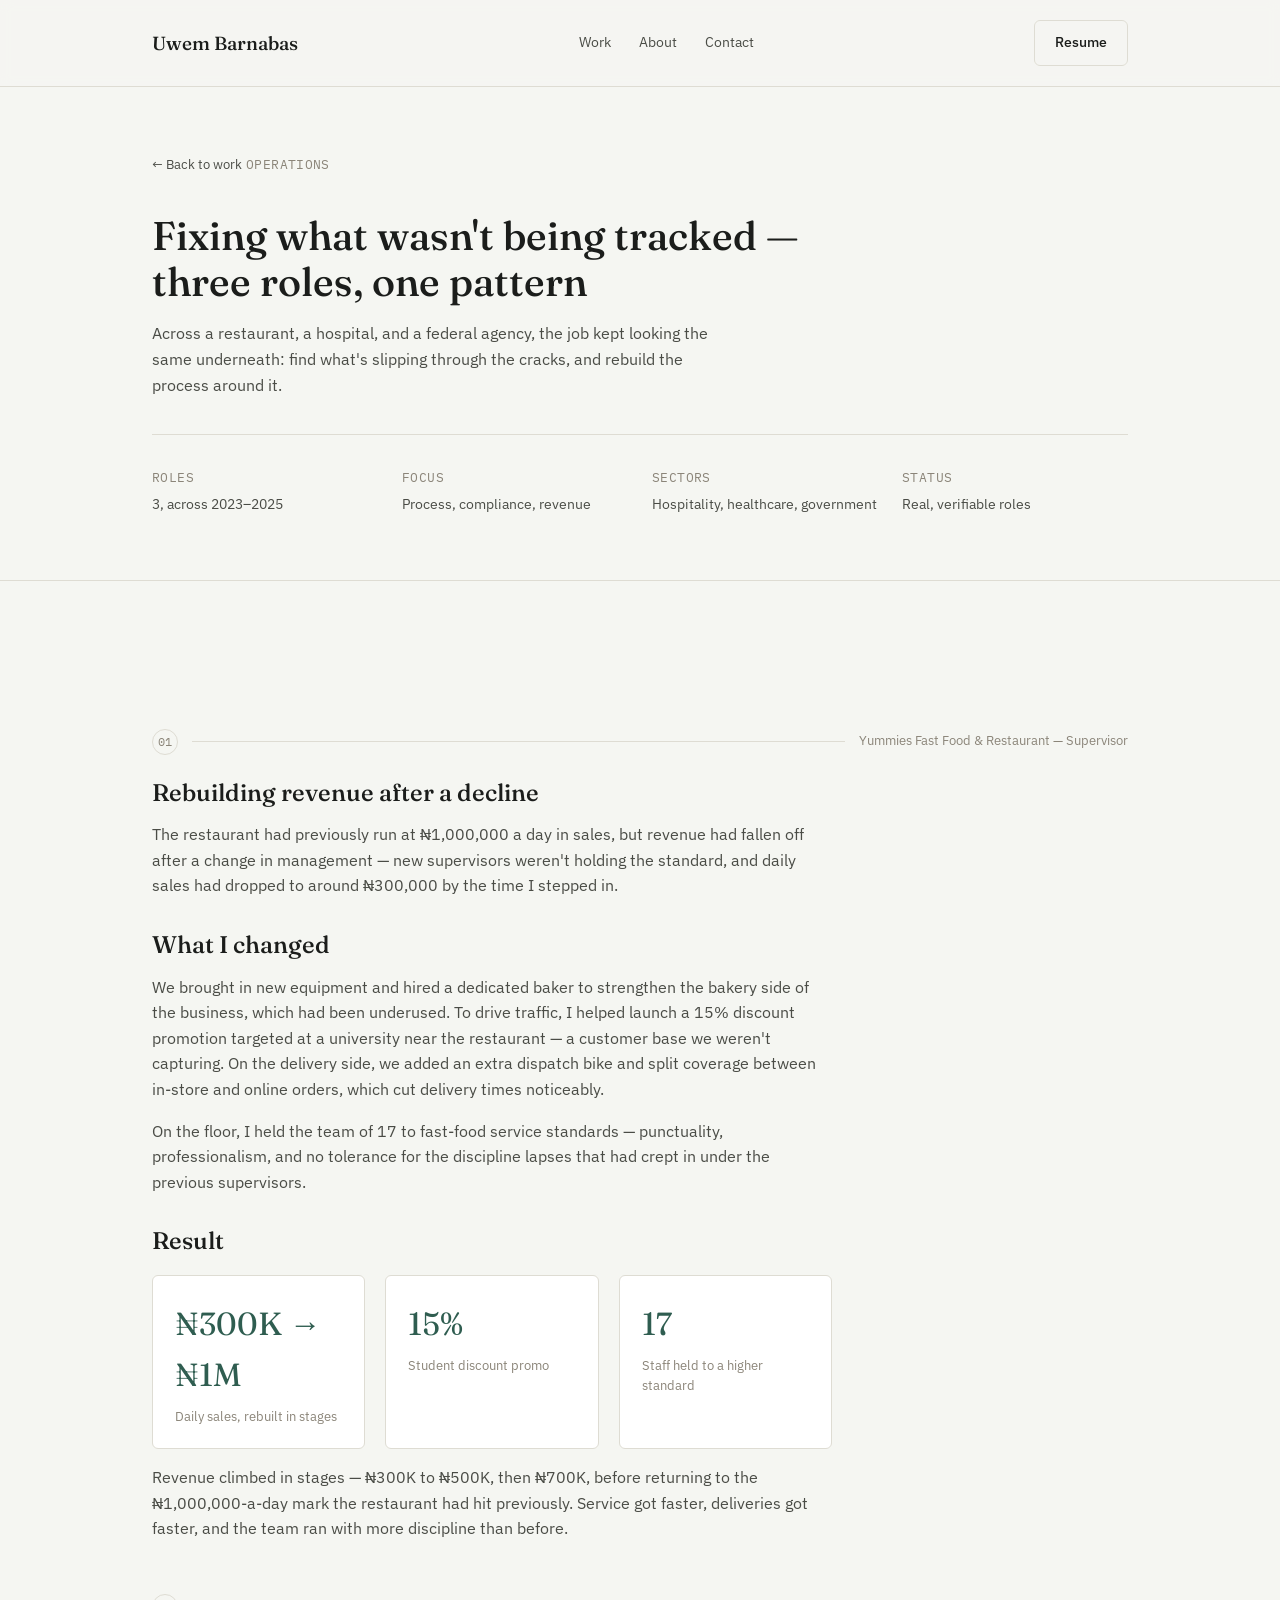
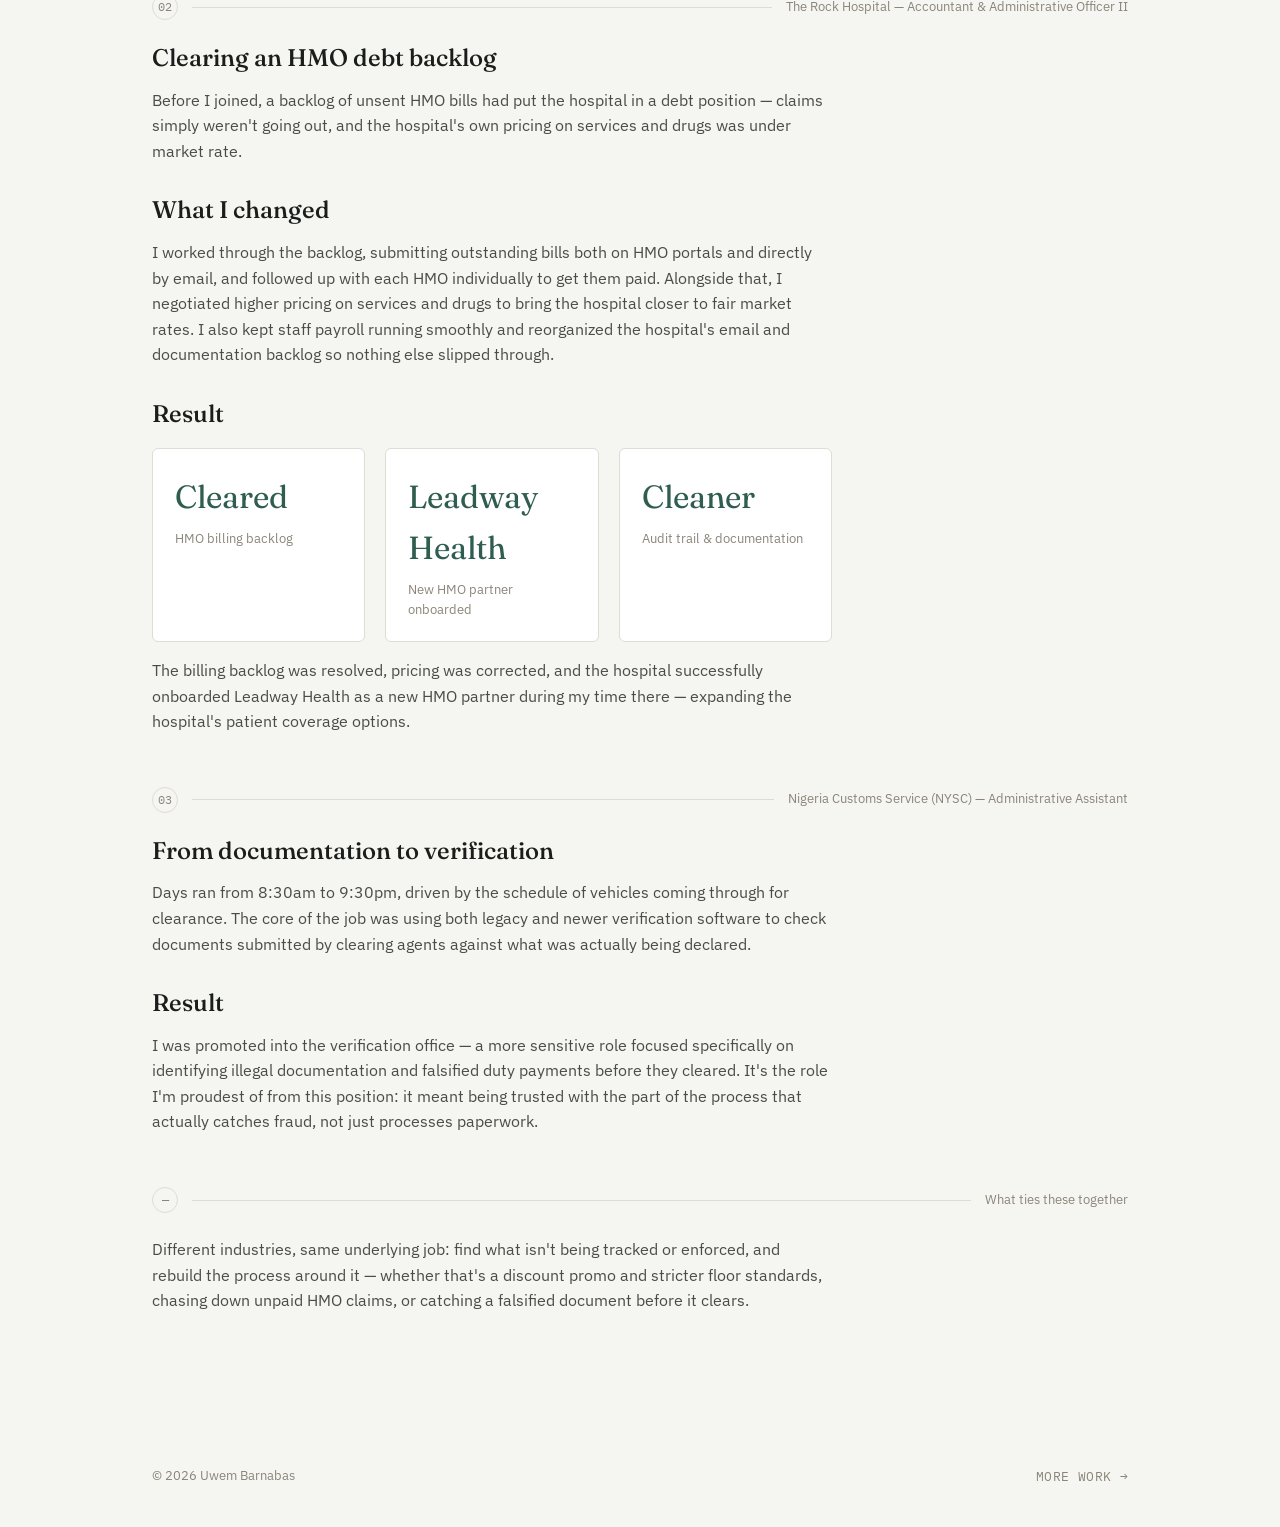
<file: projects/ops-case-study.html>
<!DOCTYPE html>
<html lang="en">
<head>
<!-- Google tag (gtag.js) -->
<script async src="https://www.googletagmanager.com/gtag/js?id=G-J35VC36YBZ"></script>
<script>
  window.dataLayer = window.dataLayer || [];
  function gtag(){dataLayer.push(arguments);}
  gtag("js", new Date());
  gtag("config", "G-J35VC36YBZ");
</script>

<meta charset="UTF-8">
<meta name="viewport" content="width=device-width, initial-scale=1.0">
<title>Operations across three environments — Uwem Barnabas</title>
<link rel="icon" type="image/svg+xml" href="../favicon.svg">
<link rel="preconnect" href="https://fonts.googleapis.com">
<link rel="preconnect" href="https://fonts.gstatic.com" crossorigin>
<link href="https://fonts.googleapis.com/css2?family=Fraunces:opsz,wght@9..144,400;9..144,500;9..144,600&family=IBM+Plex+Sans:wght@400;500&family=IBM+Plex+Mono:wght@400;500&display=swap" rel="stylesheet">
<link rel="stylesheet" href="../styles.css">
<style>
  .role-divider{display:flex; align-items:center; gap:14px; margin:52px 0 24px;}
  .role-divider .num{font-family:'IBM Plex Mono', monospace; font-size:12px; color:var(--muted); border:1px solid var(--line); border-radius:100px; width:26px; height:26px; display:flex; align-items:center; justify-content:center; flex-shrink:0;}
  .role-divider .rule{flex:1; height:1px; background:var(--line);}
  .role-title{font-size:13px; color:var(--muted);}
</style>
</head>
<body>

<header>
  <nav class="wrap">
    <a href="../index.html" class="brand">Uwem Barnabas</a>
    <div class="nav-links">
      <a href="../index.html#work">Work</a>
      <a href="../index.html#about">About</a>
      <a href="../index.html#contact">Contact</a>
    </div>
    <a href="../resume.pdf" class="btn btn-ghost" download>Resume</a>
    <button class="nav-toggle" aria-label="Open menu"><span></span><span></span><span></span></button>
  </nav>
  <div class="mobile-menu">
    <a href="../index.html#work">Work</a>
    <a href="../index.html#about">About</a>
    <a href="../index.html#contact">Contact</a>
    <a href="../resume.pdf" download>Resume</a>
  </div>
</header>

<main>
  <section class="cs-hero">
    <div class="wrap">
      <a href="../index.html#work" class="back-link">← Back to work</a>
      <span class="mono">Operations</span>
      <h1 style="font-size:40px; margin-top:14px; max-width:680px;">Fixing what wasn't being tracked — three roles, one pattern</h1>
      <p style="color:var(--ink-soft); max-width:560px; margin-top:16px; font-size:16px;">Across a restaurant, a hospital, and a federal agency, the job kept looking the same underneath: find what's slipping through the cracks, and rebuild the process around it.</p>

      <div class="cs-meta">
        <div><span class="mono">Roles</span><p>3, across 2023–2025</p></div>
        <div><span class="mono">Focus</span><p>Process, compliance, revenue</p></div>
        <div><span class="mono">Sectors</span><p>Hospitality, healthcare, government</p></div>
        <div><span class="mono">Status</span><p>Real, verifiable roles</p></div>
      </div>
    </div>
  </section>

  <section>
    <div class="wrap">

      <div class="role-divider">
        <span class="num">01</span>
        <div class="rule"></div>
        <span class="role-title">Yummies Fast Food &amp; Restaurant — Supervisor</span>
      </div>

      <div class="cs-block">
        <h2>Rebuilding revenue after a decline</h2>
        <p>The restaurant had previously run at ₦1,000,000 a day in sales, but revenue had fallen off after a change in management — new supervisors weren't holding the standard, and daily sales had dropped to around ₦300,000 by the time I stepped in.</p>
      </div>

      <div class="cs-block" style="margin-top:32px;">
        <h2>What I changed</h2>
        <p>We brought in new equipment and hired a dedicated baker to strengthen the bakery side of the business, which had been underused. To drive traffic, I helped launch a 15% discount promotion targeted at a university near the restaurant — a customer base we weren't capturing. On the delivery side, we added an extra dispatch bike and split coverage between in-store and online orders, which cut delivery times noticeably.</p>
        <p>On the floor, I held the team of 17 to fast-food service standards — punctuality, professionalism, and no tolerance for the discipline lapses that had crept in under the previous supervisors.</p>
      </div>

      <div class="cs-block" style="margin-top:32px;">
        <h2>Result</h2>
        <div class="cs-outcome">
          <div class="stat-card"><div class="num">₦300K → ₦1M</div><div class="label">Daily sales, rebuilt in stages</div></div>
          <div class="stat-card"><div class="num">15%</div><div class="label">Student discount promo</div></div>
          <div class="stat-card"><div class="num">17</div><div class="label">Staff held to a higher standard</div></div>
        </div>
        <p style="margin-top:16px;">Revenue climbed in stages — ₦300K to ₦500K, then ₦700K, before returning to the ₦1,000,000-a-day mark the restaurant had hit previously. Service got faster, deliveries got faster, and the team ran with more discipline than before.</p>
      </div>

      <div class="role-divider">
        <span class="num">02</span>
        <div class="rule"></div>
        <span class="role-title">The Rock Hospital — Accountant &amp; Administrative Officer II</span>
      </div>

      <div class="cs-block">
        <h2>Clearing an HMO debt backlog</h2>
        <p>Before I joined, a backlog of unsent HMO bills had put the hospital in a debt position — claims simply weren't going out, and the hospital's own pricing on services and drugs was under market rate.</p>
      </div>

      <div class="cs-block" style="margin-top:32px;">
        <h2>What I changed</h2>
        <p>I worked through the backlog, submitting outstanding bills both on HMO portals and directly by email, and followed up with each HMO individually to get them paid. Alongside that, I negotiated higher pricing on services and drugs to bring the hospital closer to fair market rates. I also kept staff payroll running smoothly and reorganized the hospital's email and documentation backlog so nothing else slipped through.</p>
      </div>

      <div class="cs-block" style="margin-top:32px;">
        <h2>Result</h2>
        <div class="cs-outcome">
          <div class="stat-card"><div class="num">Cleared</div><div class="label">HMO billing backlog</div></div>
          <div class="stat-card"><div class="num">Leadway Health</div><div class="label">New HMO partner onboarded</div></div>
          <div class="stat-card"><div class="num">Cleaner</div><div class="label">Audit trail &amp; documentation</div></div>
        </div>
        <p style="margin-top:16px;">The billing backlog was resolved, pricing was corrected, and the hospital successfully onboarded Leadway Health as a new HMO partner during my time there — expanding the hospital's patient coverage options.</p>
      </div>

      <div class="role-divider">
        <span class="num">03</span>
        <div class="rule"></div>
        <span class="role-title">Nigeria Customs Service (NYSC) — Administrative Assistant</span>
      </div>

      <div class="cs-block">
        <h2>From documentation to verification</h2>
        <p>Days ran from 8:30am to 9:30pm, driven by the schedule of vehicles coming through for clearance. The core of the job was using both legacy and newer verification software to check documents submitted by clearing agents against what was actually being declared.</p>
      </div>

      <div class="cs-block" style="margin-top:32px;">
        <h2>Result</h2>
        <p>I was promoted into the verification office — a more sensitive role focused specifically on identifying illegal documentation and falsified duty payments before they cleared. It's the role I'm proudest of from this position: it meant being trusted with the part of the process that actually catches fraud, not just processes paperwork.</p>
      </div>

      <div class="role-divider">
        <span class="num">—</span>
        <div class="rule"></div>
        <span class="role-title">What ties these together</span>
      </div>

      <div class="cs-block">
        <p>Different industries, same underlying job: find what isn't being tracked or enforced, and rebuild the process around it — whether that's a discount promo and stricter floor standards, chasing down unpaid HMO claims, or catching a falsified document before it clears.</p>
      </div>

    </div>
  </section>
</main>

<footer>
  <div class="wrap">
    <p>© 2026 Uwem Barnabas</p>
    <a href="../index.html#work" class="mono">More work →</a>
  </div>
</footer>

</body>
</html>
</file>
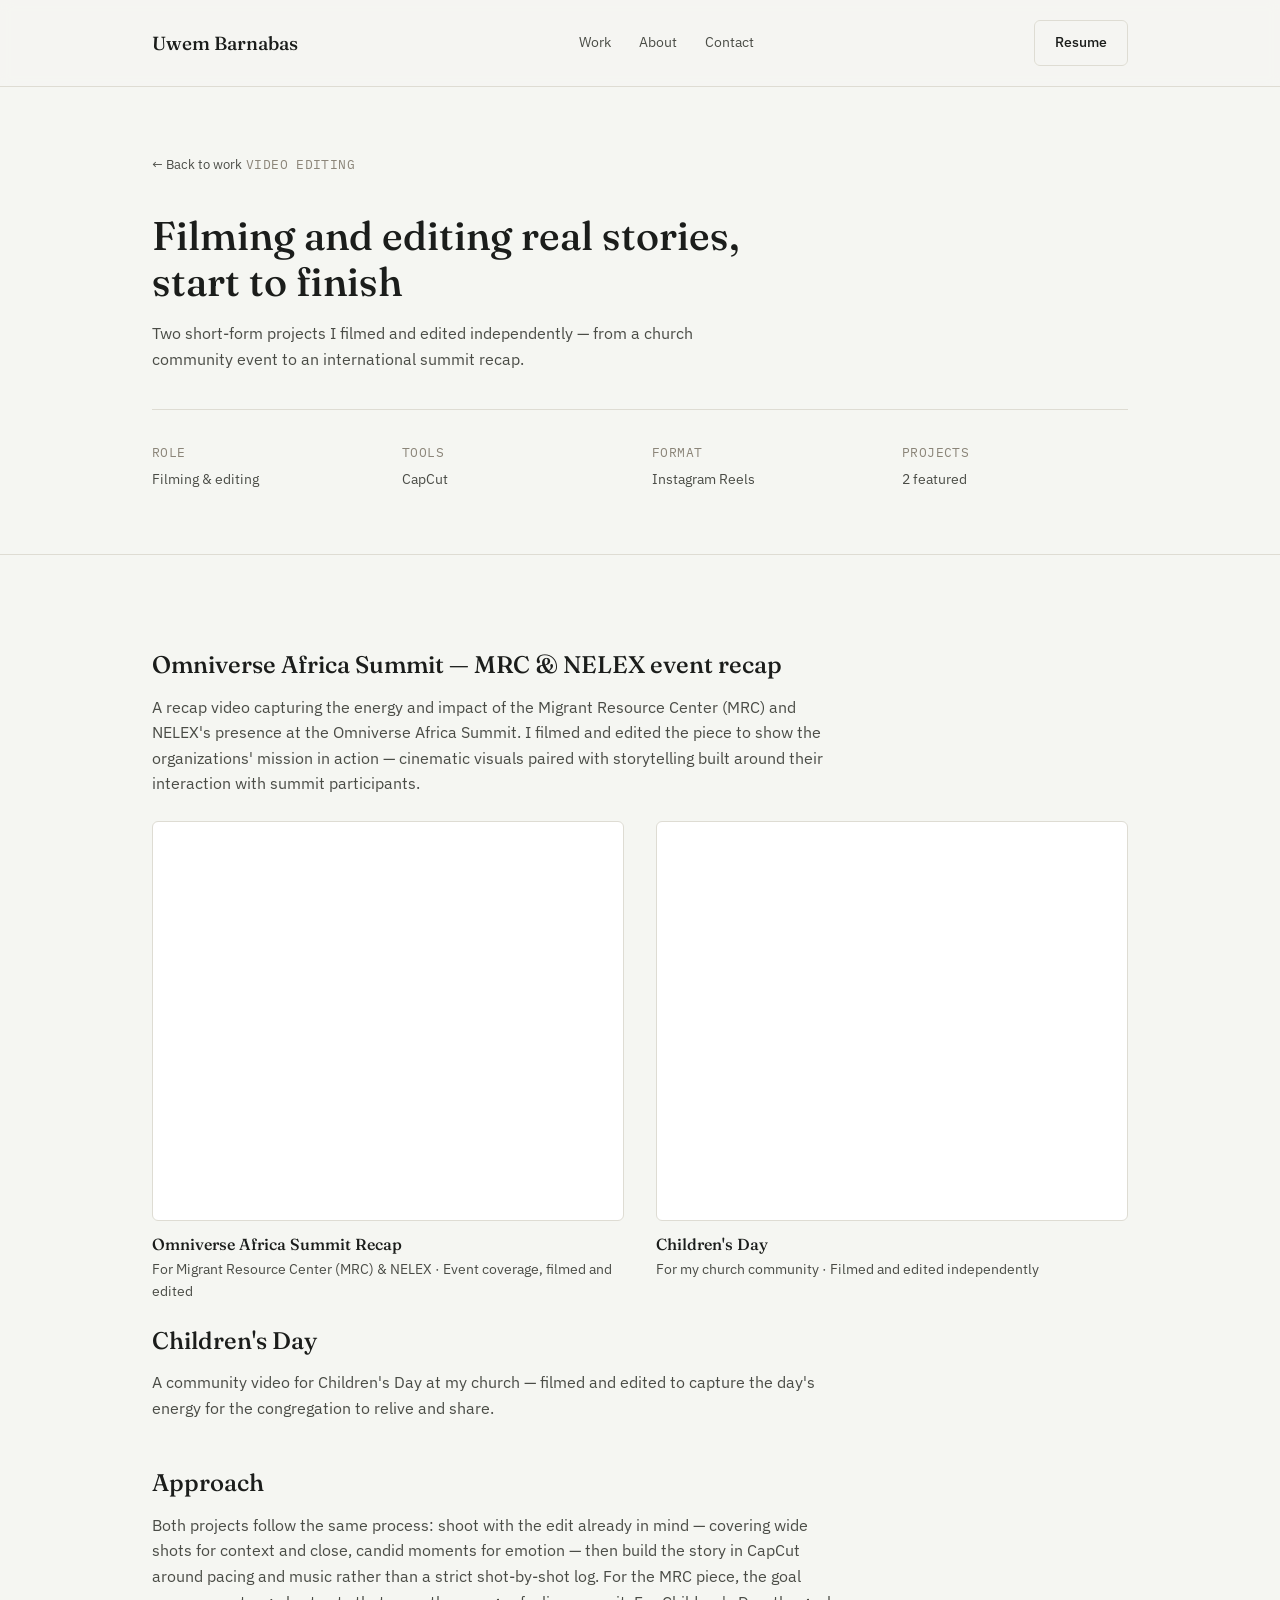
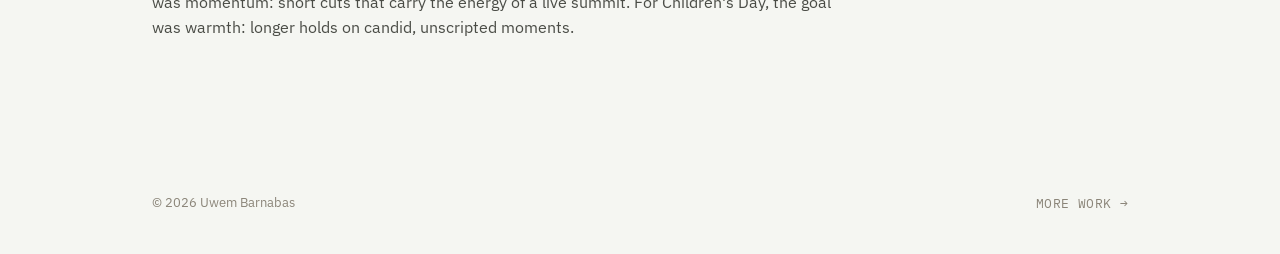
<file: projects/video-case-study.html>
<!DOCTYPE html>
<html lang="en">
<head>
<!-- Google tag (gtag.js) -->
<script async src="https://www.googletagmanager.com/gtag/js?id=G-J35VC36YBZ"></script>
<script>
  window.dataLayer = window.dataLayer || [];
  function gtag(){dataLayer.push(arguments);}
  gtag("js", new Date());
  gtag("config", "G-J35VC36YBZ");
</script>

<meta charset="UTF-8">
<meta name="viewport" content="width=device-width, initial-scale=1.0">
<title>Video editing — filming &amp; storytelling — Uwem Barnabas</title>
<link rel="icon" type="image/svg+xml" href="../favicon.svg">
<link rel="preconnect" href="https://fonts.googleapis.com">
<link rel="preconnect" href="https://fonts.gstatic.com" crossorigin>
<link href="https://fonts.googleapis.com/css2?family=Fraunces:opsz,wght@9..144,400;9..144,500;9..144,600&family=IBM+Plex+Sans:wght@400;500&family=IBM+Plex+Mono:wght@400;500&display=swap" rel="stylesheet">
<link rel="stylesheet" href="../styles.css">
<style>
  .video-grid{display:grid; grid-template-columns:1fr 1fr; gap:32px; margin:24px 0;}
  .video-embed{background:var(--panel); border:1px solid var(--line); border-radius:var(--radius); overflow:hidden; min-height:400px; display:flex; align-items:center; justify-content:center;}
  .video-meta{margin-top:14px;}
  .video-meta h3{font-size:16px; margin-bottom:6px;}
  .video-meta p{font-size:13.5px; color:var(--ink-soft);}
  @media (max-width:760px){ .video-grid{grid-template-columns:1fr;} }
</style>
</head>
<body>

<header>
  <nav class="wrap">
    <a href="../index.html" class="brand">Uwem Barnabas</a>
    <div class="nav-links">
      <a href="../index.html#work">Work</a>
      <a href="../index.html#about">About</a>
      <a href="../index.html#contact">Contact</a>
    </div>
    <a href="../resume.pdf" class="btn btn-ghost" download>Resume</a>
    <button class="nav-toggle" aria-label="Open menu"><span></span><span></span><span></span></button>
  </nav>
  <div class="mobile-menu">
    <a href="../index.html#work">Work</a>
    <a href="../index.html#about">About</a>
    <a href="../index.html#contact">Contact</a>
    <a href="../resume.pdf" download>Resume</a>
  </div>
</header>

<main>
  <section class="cs-hero">
    <div class="wrap">
      <a href="../index.html#work" class="back-link">← Back to work</a>
      <span class="mono">Video editing</span>
      <h1 style="font-size:40px; margin-top:14px; max-width:680px;">Filming and editing real stories, start to finish</h1>
      <p style="color:var(--ink-soft); max-width:560px; margin-top:16px; font-size:16px;">Two short-form projects I filmed and edited independently — from a church community event to an international summit recap.</p>

      <div class="cs-meta">
        <div><span class="mono">Role</span><p>Filming &amp; editing</p></div>
        <div><span class="mono">Tools</span><p>CapCut</p></div>
        <div><span class="mono">Format</span><p>Instagram Reels</p></div>
        <div><span class="mono">Projects</span><p>2 featured</p></div>
      </div>
    </div>
  </section>

  <section>
    <div class="wrap">

      <div class="cs-block">
        <h2>Omniverse Africa Summit — MRC &amp; NELEX event recap</h2>
        <p>A recap video capturing the energy and impact of the Migrant Resource Center (MRC) and NELEX's presence at the Omniverse Africa Summit. I filmed and edited the piece to show the organizations' mission in action — cinematic visuals paired with storytelling built around their interaction with summit participants.</p>
      </div>

      <div class="video-grid">
        <div>
          <div class="video-embed">
            <blockquote class="instagram-media" data-instgrm-permalink="https://www.instagram.com/reel/Dba863xN03u/" data-instgrm-version="14" style="width:100%;"></blockquote>
          </div>
          <div class="video-meta">
            <h3>Omniverse Africa Summit Recap</h3>
            <p>For Migrant Resource Center (MRC) &amp; NELEX · Event coverage, filmed and edited</p>
          </div>
        </div>

        <div>
          <div class="video-embed">
            <blockquote class="instagram-media" data-instgrm-permalink="https://www.instagram.com/reel/DY4QrakhneS/" data-instgrm-version="14" style="width:100%;"></blockquote>
          </div>
          <div class="video-meta">
            <h3>Children's Day</h3>
            <p>For my church community · Filmed and edited independently</p>
          </div>
        </div>
      </div>

      <div class="cs-block" style="margin-top:20px;">
        <h2>Children's Day</h2>
        <p>A community video for Children's Day at my church — filmed and edited to capture the day's energy for the congregation to relive and share.</p>
      </div>

      <div class="cs-block" style="margin-top:48px;">
        <h2>Approach</h2>
        <p>Both projects follow the same process: shoot with the edit already in mind — covering wide shots for context and close, candid moments for emotion — then build the story in CapCut around pacing and music rather than a strict shot-by-shot log. For the MRC piece, the goal was momentum: short cuts that carry the energy of a live summit. For Children's Day, the goal was warmth: longer holds on candid, unscripted moments.</p>
      </div>

    </div>
  </section>
</main>

<footer>
  <div class="wrap">
    <p>© 2026 Uwem Barnabas</p>
    <a href="../index.html#work" class="mono">More work →</a>
  </div>
</footer>

<script async src="https://www.instagram.com/embed.js"></script>
</body>
</html>
</file>
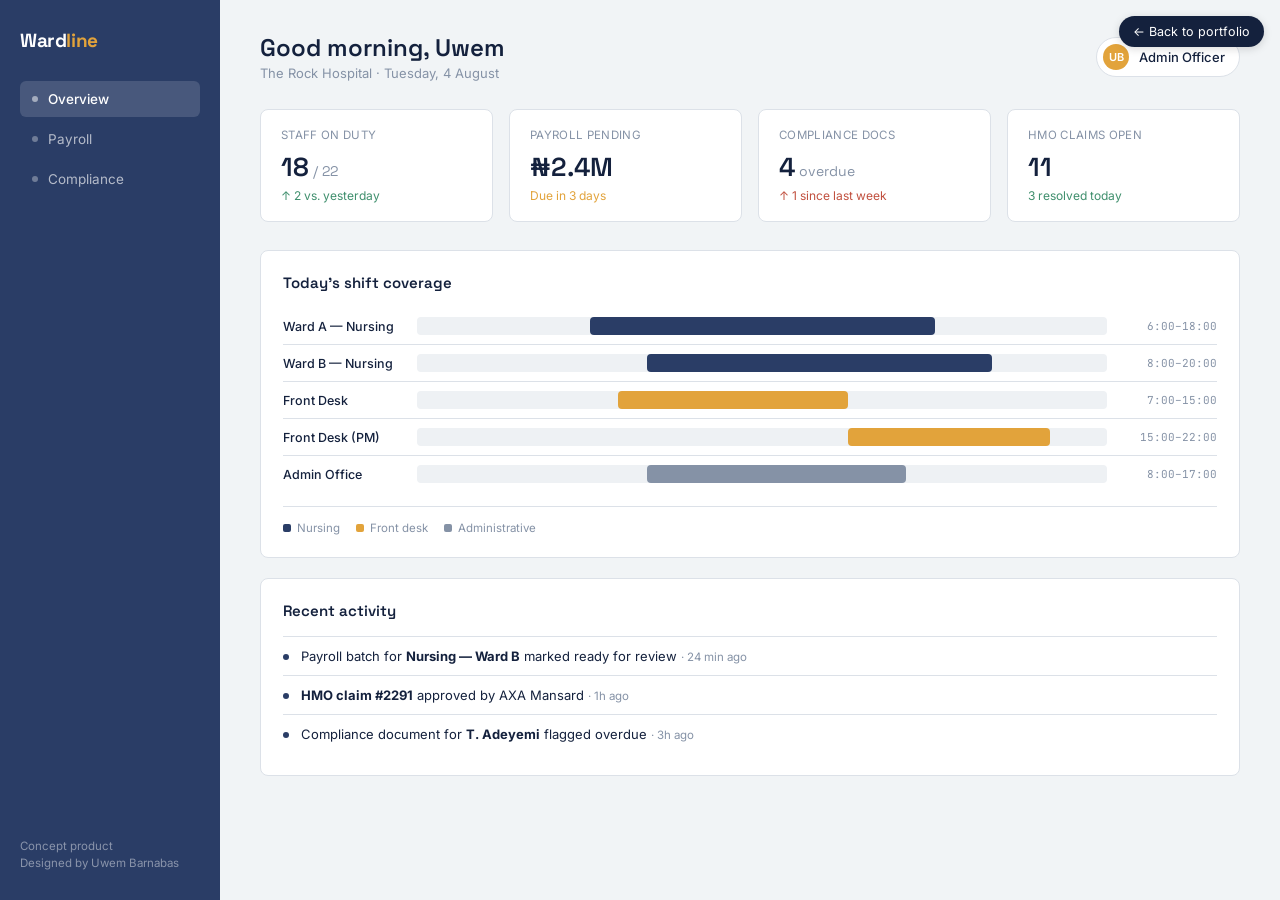
<file: projects/wardline-dashboard.html>
<!DOCTYPE html>
<html lang="en">
<head>
<!-- Google tag (gtag.js) -->
<script async src="https://www.googletagmanager.com/gtag/js?id=G-J35VC36YBZ"></script>
<script>
  window.dataLayer = window.dataLayer || [];
  function gtag(){dataLayer.push(arguments);}
  gtag("js", new Date());
  gtag("config", "G-J35VC36YBZ");
</script>

<meta charset="UTF-8">
<meta name="viewport" content="width=device-width, initial-scale=1.0">
<title>Wardline — Admin Dashboard (Concept)</title>
<link rel="preconnect" href="https://fonts.googleapis.com">
<link rel="preconnect" href="https://fonts.gstatic.com" crossorigin>
<link href="https://fonts.googleapis.com/css2?family=Space+Grotesk:wght@500;600;700&family=Inter:wght@400;500;600&family=JetBrains+Mono:wght@400;500&display=swap" rel="stylesheet">
<style>
  :root{
    --bg:#F1F4F6;
    --panel:#FFFFFF;
    --ink:#14213D;
    --ink-soft:#47536B;
    --muted:#8592A6;
    --brand:#2A3D66;
    --brand-soft:#E7ECF3;
    --amber:#E2A33B;
    --amber-soft:#FBF0DC;
    --success:#3F8F6D;
    --success-soft:#E3F1EC;
    --danger:#C1503F;
    --danger-soft:#FBEAE7;
    --line:#DCE1E8;
    --radius:8px;
  }
  *{box-sizing:border-box; margin:0; padding:0;}
  body{background:var(--bg); color:var(--ink); font-family:'Inter', sans-serif; font-size:14px;}
  h1,h2,h3{font-family:'Space Grotesk', sans-serif; font-weight:600; color:var(--ink);}
  .mono{font-family:'JetBrains Mono', monospace;}

  .shell{display:flex; min-height:100vh;}

  /* Sidebar */
  .sidebar{width:220px; background:var(--brand); color:#fff; padding:28px 20px; display:flex; flex-direction:column; gap:28px; flex-shrink:0;}
  .logo{font-family:'Space Grotesk', sans-serif; font-weight:700; font-size:19px; letter-spacing:-0.02em;}
  .logo span{color:var(--amber);}
  .nav{display:flex; flex-direction:column; gap:4px;}
  .nav button{
    all:unset; cursor:pointer; padding:10px 12px; border-radius:6px; font-size:13.5px; color:rgba(255,255,255,0.65);
    display:flex; align-items:center; gap:10px; transition:background .15s, color .15s;
  }
  .nav button:hover{background:rgba(255,255,255,0.08); color:#fff;}
  .nav button.active{background:rgba(255,255,255,0.14); color:#fff; font-weight:500;}
  .nav-dot{width:6px; height:6px; border-radius:50%; background:currentColor; opacity:0.5;}
  .sidebar-foot{margin-top:auto; font-size:11.5px; color:rgba(255,255,255,0.45); line-height:1.5;}

  /* Main */
  .main{flex:1; padding:32px 40px; max-width:1180px;}
  .topbar{display:flex; align-items:center; justify-content:space-between; margin-bottom:28px;}
  .topbar h1{font-size:24px;}
  .topbar p{color:var(--muted); font-size:13px; margin-top:2px;}
  .user-chip{display:flex; align-items:center; gap:10px; background:var(--panel); border:1px solid var(--line); border-radius:100px; padding:6px 14px 6px 6px;}
  .user-avatar{width:26px; height:26px; border-radius:50%; background:var(--amber); display:flex; align-items:center; justify-content:center; font-size:11px; font-weight:600; color:#fff;}

  .view{display:none;}
  .view.active{display:block;}

  /* KPI cards */
  .kpi-row{display:grid; grid-template-columns:repeat(4,1fr); gap:16px; margin-bottom:28px;}
  .kpi{background:var(--panel); border:1px solid var(--line); border-radius:var(--radius); padding:18px 20px;}
  .kpi .label{font-size:11.5px; color:var(--muted); text-transform:uppercase; letter-spacing:0.03em; margin-bottom:8px;}
  .kpi .value{font-family:'Space Grotesk', sans-serif; font-size:26px; font-weight:600;}
  .kpi .delta{font-size:12px; margin-top:4px;}
  .delta.up{color:var(--success);}
  .delta.warn{color:var(--amber);}
  .delta.down{color:var(--danger);}

  .panel{background:var(--panel); border:1px solid var(--line); border-radius:var(--radius); padding:22px; margin-bottom:20px;}
  .panel-head{display:flex; align-items:center; justify-content:between; justify-content:space-between; margin-bottom:16px;}
  .panel-head h3{font-size:15px;}

  /* Shift coverage timeline (signature element) */
  .shift-row{display:flex; align-items:center; gap:14px; padding:9px 0; border-top:1px solid var(--line);}
  .shift-row:first-of-type{border-top:none;}
  .shift-name{width:120px; font-size:12.5px; font-weight:500; flex-shrink:0;}
  .shift-track{flex:1; height:18px; background:#EEF1F4; border-radius:4px; position:relative; overflow:hidden;}
  .shift-bar{position:absolute; top:0; bottom:0; border-radius:4px;}
  .shift-time{width:96px; text-align:right; font-size:11px; color:var(--muted); flex-shrink:0;}
  .shift-legend{display:flex; gap:16px; margin-top:14px; padding-top:14px; border-top:1px solid var(--line);}
  .legend-item{display:flex; align-items:center; gap:6px; font-size:11.5px; color:var(--muted);}
  .legend-dot{width:8px; height:8px; border-radius:2px;}

  /* Activity feed */
  .activity{display:flex; gap:12px; padding:11px 0; border-top:1px solid var(--line); font-size:13px;}
  .activity:first-of-type{border-top:none;}
  .activity-dot{width:6px; height:6px; border-radius:50%; background:var(--brand); margin-top:6px; flex-shrink:0;}
  .activity time{color:var(--muted); font-size:11.5px;}

  /* Tables */
  table{width:100%; border-collapse:collapse;}
  th{text-align:left; font-size:11px; text-transform:uppercase; letter-spacing:0.03em; color:var(--muted); padding:0 10px 10px; font-weight:500;}
  td{padding:12px 10px; border-top:1px solid var(--line); font-size:13px;}
  tr:hover td{background:#FAFBFC;}
  .cell-name{font-weight:500;}
  .cell-id{color:var(--muted); font-size:11.5px;}

  .pill{display:inline-flex; align-items:center; gap:5px; padding:4px 10px; border-radius:100px; font-size:11.5px; font-weight:500;}
  .pill-dot{width:6px; height:6px; border-radius:50%;}
  .pill.paid{background:var(--success-soft); color:var(--success);}
  .pill.paid .pill-dot{background:var(--success);}
  .pill.pending{background:var(--amber-soft); color:#96721F;}
  .pill.pending .pill-dot{background:var(--amber);}
  .pill.overdue{background:var(--danger-soft); color:var(--danger);}
  .pill.overdue .pill-dot{background:var(--danger);}
  .pill.compliant{background:var(--success-soft); color:var(--success);}
  .pill.compliant .pill-dot{background:var(--success);}

  .btn-mini{
    all:unset; cursor:pointer; font-size:12px; font-weight:500; padding:6px 12px; border-radius:6px;
    background:var(--brand); color:#fff;
  }
  .btn-mini:hover{background:#1F2E4D;}
  .btn-mini.ghost{background:transparent; border:1px solid var(--line); color:var(--ink-soft);}
  .btn-mini.ghost:hover{border-color:var(--brand); color:var(--brand);}

  .filter-chips{display:flex; gap:8px; margin-bottom:16px;}
  .chip{
    all:unset; cursor:pointer; font-size:12px; padding:6px 14px; border-radius:100px; border:1px solid var(--line); color:var(--ink-soft);
  }
  .chip.active{background:var(--brand); color:#fff; border-color:var(--brand);}
</style>
</head>
<body>

<a href="../index.html" style="position:fixed; top:16px; right:16px; z-index:100; background:#14213D; color:#fff; font-family:'Inter',sans-serif; font-size:12.5px; padding:8px 14px; border-radius:100px; text-decoration:none; box-shadow:0 2px 8px rgba(0,0,0,0.15);">← Back to portfolio</a>

<div class="shell">
  <aside class="sidebar">
    <div class="logo">Ward<span>line</span></div>
    <nav class="nav">
      <button class="active" data-view="overview"><span class="nav-dot"></span> Overview</button>
      <button data-view="payroll"><span class="nav-dot"></span> Payroll</button>
      <button data-view="compliance"><span class="nav-dot"></span> Compliance</button>
    </nav>
    <div class="sidebar-foot">Concept product<br>Designed by Uwem Barnabas</div>
  </aside>

  <main class="main">

    <!-- OVERVIEW -->
    <div class="view active" id="overview">
      <div class="topbar">
        <div>
          <h1>Good morning, Uwem</h1>
          <p>The Rock Hospital · Tuesday, 4 August</p>
        </div>
        <div class="user-chip">
          <div class="user-avatar">UB</div>
          <span style="font-size:13px; font-weight:500;">Admin Officer</span>
        </div>
      </div>

      <div class="kpi-row">
        <div class="kpi">
          <div class="label">Staff on duty</div>
          <div class="value">18<span style="font-size:14px; color:var(--muted); font-weight:400;"> / 22</span></div>
          <div class="delta up">↑ 2 vs. yesterday</div>
        </div>
        <div class="kpi">
          <div class="label">Payroll pending</div>
          <div class="value mono">₦2.4M</div>
          <div class="delta warn">Due in 3 days</div>
        </div>
        <div class="kpi">
          <div class="label">Compliance docs</div>
          <div class="value">4<span style="font-size:14px; color:var(--muted); font-weight:400;"> overdue</span></div>
          <div class="delta down">↑ 1 since last week</div>
        </div>
        <div class="kpi">
          <div class="label">HMO claims open</div>
          <div class="value">11</div>
          <div class="delta up">3 resolved today</div>
        </div>
      </div>

      <div class="panel">
        <div class="panel-head"><h3>Today's shift coverage</h3></div>
        <div id="shift-timeline"></div>
        <div class="shift-legend">
          <div class="legend-item"><span class="legend-dot" style="background:var(--brand);"></span> Nursing</div>
          <div class="legend-item"><span class="legend-dot" style="background:var(--amber);"></span> Front desk</div>
          <div class="legend-item"><span class="legend-dot" style="background:#8592A6;"></span> Administrative</div>
        </div>
      </div>

      <div class="panel">
        <div class="panel-head"><h3>Recent activity</h3></div>
        <div class="activity"><span class="activity-dot"></span><div>Payroll batch for <strong>Nursing — Ward B</strong> marked ready for review <time>· 24 min ago</time></div></div>
        <div class="activity"><span class="activity-dot"></span><div><strong>HMO claim #2291</strong> approved by AXA Mansard <time>· 1h ago</time></div></div>
        <div class="activity"><span class="activity-dot"></span><div>Compliance document for <strong>T. Adeyemi</strong> flagged overdue <time>· 3h ago</time></div></div>
      </div>
    </div>

    <!-- PAYROLL -->
    <div class="view" id="payroll">
      <div class="topbar">
        <div><h1>Payroll</h1><p>August 2026 pay cycle · 22 staff</p></div>
        <button class="btn-mini">Run payroll batch</button>
      </div>
      <div class="panel">
        <table>
          <thead><tr><th>Staff</th><th>Role</th><th>Amount</th><th>Status</th><th></th></tr></thead>
          <tbody id="payroll-table"></tbody>
        </table>
      </div>
    </div>

    <!-- COMPLIANCE -->
    <div class="view" id="compliance">
      <div class="topbar">
        <div><h1>Compliance &amp; HMO documents</h1><p>Tracking 22 staff records</p></div>
      </div>
      <div class="filter-chips">
        <button class="chip active" data-filter="all">All</button>
        <button class="chip" data-filter="compliant">Compliant</button>
        <button class="chip" data-filter="pending">Pending</button>
        <button class="chip" data-filter="overdue">Overdue</button>
      </div>
      <div class="panel">
        <table>
          <thead><tr><th>Staff</th><th>Document</th><th>Due</th><th>Status</th></tr></thead>
          <tbody id="compliance-table"></tbody>
        </table>
      </div>
    </div>

  </main>
</div>

<script>
  // Nav switching
  document.querySelectorAll('.nav button').forEach(btn => {
    btn.addEventListener('click', () => {
      document.querySelectorAll('.nav button').forEach(b => b.classList.remove('active'));
      document.querySelectorAll('.view').forEach(v => v.classList.remove('active'));
      btn.classList.add('active');
      document.getElementById(btn.dataset.view).classList.add('active');
    });
  });

  // Shift timeline (signature element) — render bars across a 24h track
  const shifts = [
    { name: 'Ward A — Nursing', start: 6, end: 18, type: 'nursing' },
    { name: 'Ward B — Nursing', start: 8, end: 20, type: 'nursing' },
    { name: 'Front Desk', start: 7, end: 15, type: 'front' },
    { name: 'Front Desk (PM)', start: 15, end: 22, type: 'front' },
    { name: 'Admin Office', start: 8, end: 17, type: 'admin' },
  ];
  const colors = { nursing: '#2A3D66', front: '#E2A33B', admin: '#8592A6' };
  const timeline = document.getElementById('shift-timeline');
  shifts.forEach(s => {
    const row = document.createElement('div');
    row.className = 'shift-row';
    const leftPct = (s.start / 24) * 100;
    const widthPct = ((s.end - s.start) / 24) * 100;
    row.innerHTML = `
      <div class="shift-name">${s.name}</div>
      <div class="shift-track"><div class="shift-bar" style="left:${leftPct}%; width:${widthPct}%; background:${colors[s.type]};"></div></div>
      <div class="shift-time mono">${s.start}:00–${s.end}:00</div>
    `;
    timeline.appendChild(row);
  });

  // Payroll table
  const payroll = [
    { name: 'Ifeoma Chukwu', id: 'RH-014', role: 'Senior Nurse', amount: '₦185,000', status: 'paid' },
    { name: 'Tunde Adeyemi', id: 'RH-022', role: 'Front Desk', amount: '₦95,000', status: 'pending' },
    { name: 'Grace Okafor', id: 'RH-009', role: 'Ward Nurse', amount: '₦160,000', status: 'pending' },
    { name: 'Musa Bello', id: 'RH-031', role: 'Admin Assistant', amount: '₦110,000', status: 'overdue' },
    { name: 'Chidinma Eze', id: 'RH-017', role: 'Ward Nurse', amount: '₦160,000', status: 'paid' },
  ];
  const payrollBody = document.getElementById('payroll-table');
  payroll.forEach(p => {
    const tr = document.createElement('tr');
    tr.innerHTML = `
      <td><div class="cell-name">${p.name}</div><div class="cell-id mono">${p.id}</div></td>
      <td>${p.role}</td>
      <td class="mono">${p.amount}</td>
      <td><span class="pill ${p.status}"><span class="pill-dot"></span>${p.status.charAt(0).toUpperCase() + p.status.slice(1)}</span></td>
      <td><button class="btn-mini ghost">View</button></td>
    `;
    payrollBody.appendChild(tr);
  });

  // Compliance table
  const compliance = [
    { name: 'Ifeoma Chukwu', doc: 'HMO Renewal — AXA Mansard', due: 'Aug 12', status: 'compliant' },
    { name: 'Tunde Adeyemi', doc: 'Annual Health Screening', due: 'Aug 02', status: 'overdue' },
    { name: 'Grace Okafor', doc: 'Certification Renewal', due: 'Aug 20', status: 'pending' },
    { name: 'Musa Bello', doc: 'HMO Documentation', due: 'Jul 29', status: 'overdue' },
    { name: 'Chidinma Eze', doc: 'Annual Health Screening', due: 'Sep 04', status: 'compliant' },
  ];
  const complianceBody = document.getElementById('compliance-table');
  function renderCompliance(filter) {
    complianceBody.innerHTML = '';
    compliance
      .filter(c => filter === 'all' || c.status === filter)
      .forEach(c => {
        const tr = document.createElement('tr');
        tr.innerHTML = `
          <td class="cell-name">${c.name}</td>
          <td>${c.doc}</td>
          <td class="mono">${c.due}</td>
          <td><span class="pill ${c.status}"><span class="pill-dot"></span>${c.status.charAt(0).toUpperCase() + c.status.slice(1)}</span></td>
        `;
        complianceBody.appendChild(tr);
      });
  }
  renderCompliance('all');
  document.querySelectorAll('.chip').forEach(chip => {
    chip.addEventListener('click', () => {
      document.querySelectorAll('.chip').forEach(c => c.classList.remove('active'));
      chip.classList.add('active');
      renderCompliance(chip.dataset.filter);
    });
  });
</script>

</body>
</html>
</file>
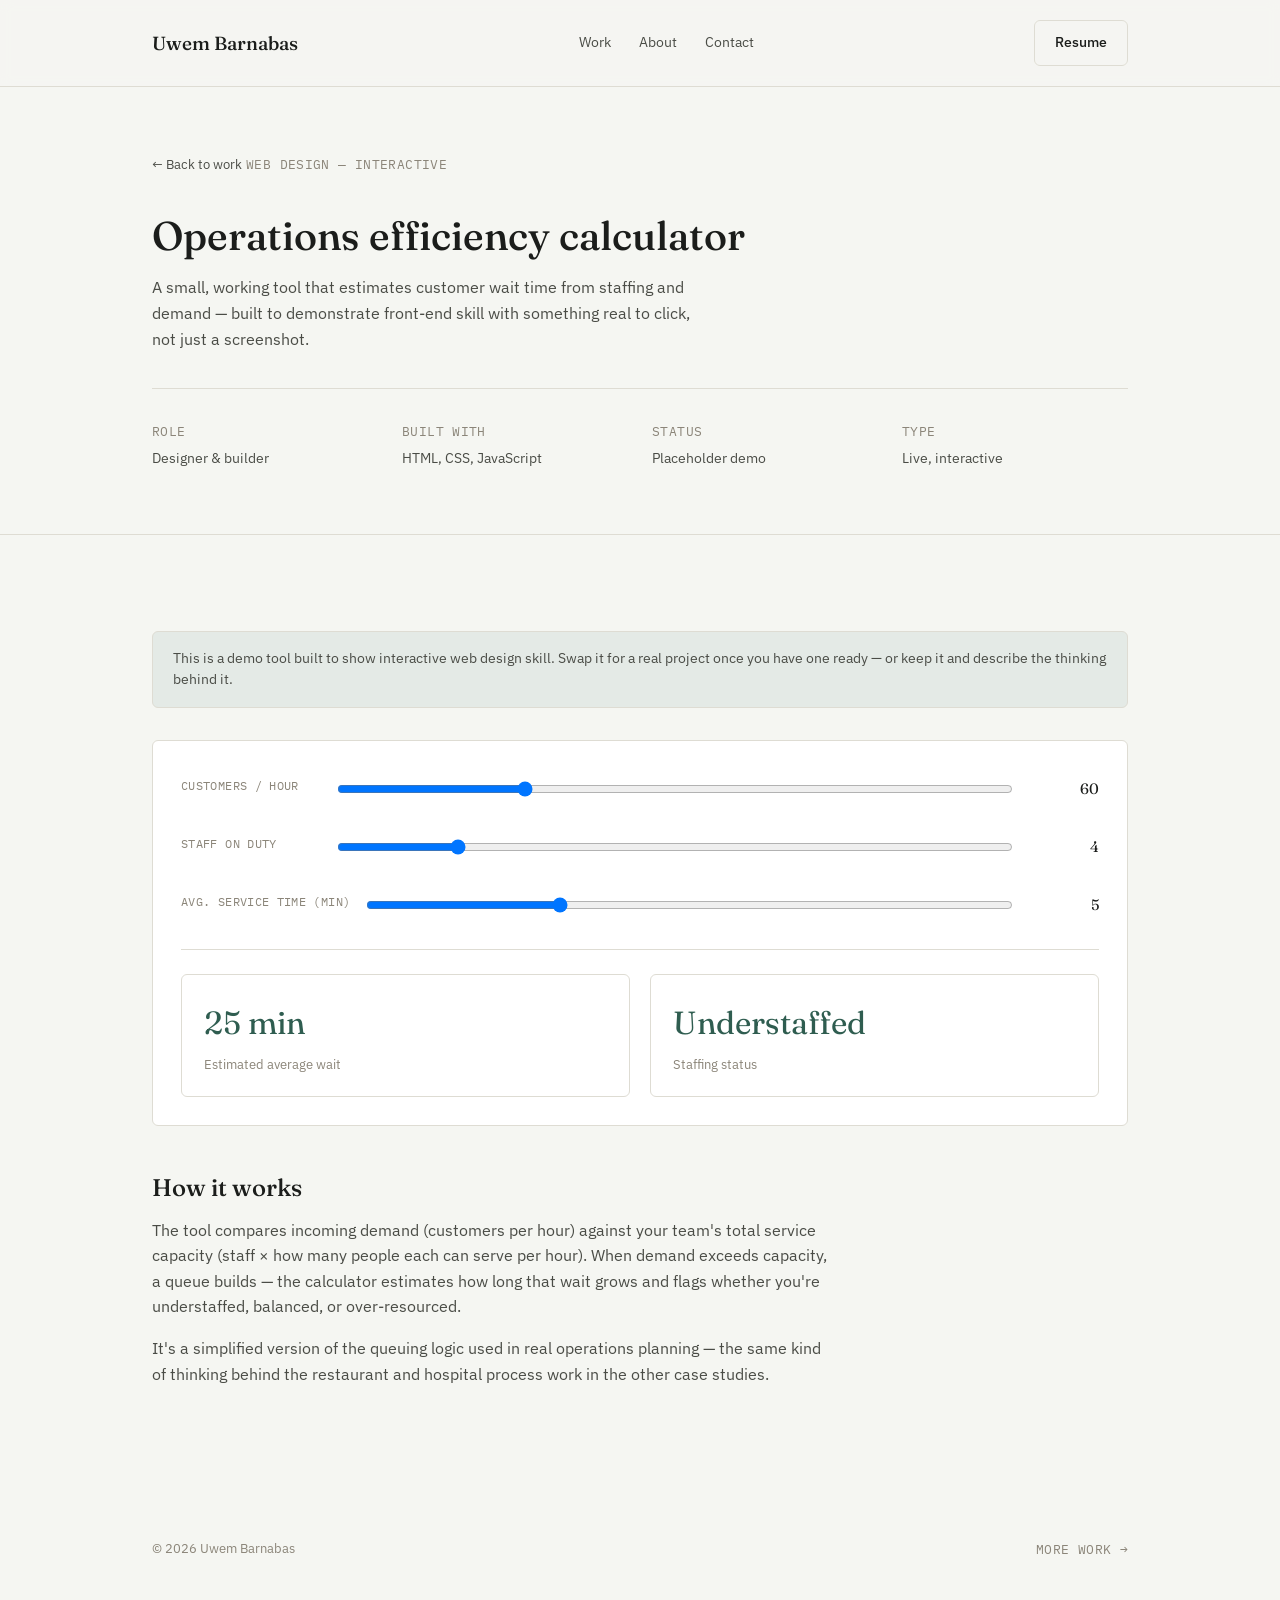
<file: projects/web-demo.html>
<!DOCTYPE html>
<html lang="en">
<head>
<!-- Google tag (gtag.js) -->
<script async src="https://www.googletagmanager.com/gtag/js?id=G-J35VC36YBZ"></script>
<script>
  window.dataLayer = window.dataLayer || [];
  function gtag(){dataLayer.push(arguments);}
  gtag("js", new Date());
  gtag("config", "G-J35VC36YBZ");
</script>

<meta charset="UTF-8">
<meta name="viewport" content="width=device-width, initial-scale=1.0">
<title>Operations efficiency calculator — Uwem Barnabas</title>
<link rel="preconnect" href="https://fonts.googleapis.com">
<link rel="preconnect" href="https://fonts.gstatic.com" crossorigin>
<link rel="icon" type="image/svg+xml" href="../favicon.svg">
<link href="https://fonts.googleapis.com/css2?family=Fraunces:opsz,wght@9..144,400;9..144,500;9..144,600&family=IBM+Plex+Sans:wght@400;500&family=IBM+Plex+Mono:wght@400;500&display=swap" rel="stylesheet">
<link rel="stylesheet" href="../styles.css">
</head>
<body>

<header>
  <nav class="wrap">
    <a href="../index.html" class="brand">Uwem Barnabas</a>
    <div class="nav-links">
      <a href="../index.html#work">Work</a>
      <a href="../index.html#about">About</a>
      <a href="../index.html#contact">Contact</a>
    </div>
    <a href="../resume.pdf" class="btn btn-ghost" download>Resume</a>
    <button class="nav-toggle" aria-label="Open menu"><span></span><span></span><span></span></button>
  </nav>
  <div class="mobile-menu">
    <a href="../index.html#work">Work</a>
    <a href="../index.html#about">About</a>
    <a href="../index.html#contact">Contact</a>
    <a href="../resume.pdf" download>Resume</a>
  </div>
</header>

<main>
  <section class="cs-hero">
    <div class="wrap">
      <a href="../index.html#work" class="back-link">← Back to work</a>
      <span class="mono">Web design — interactive</span>
      <h1 style="font-size:40px; margin-top:14px; max-width:680px;">Operations efficiency calculator</h1>
      <p style="color:var(--ink-soft); max-width:560px; margin-top:16px; font-size:16px;">A small, working tool that estimates customer wait time from staffing and demand — built to demonstrate front-end skill with something real to click, not just a screenshot.</p>

      <div class="cs-meta">
        <div><span class="mono">Role</span><p>Designer &amp; builder</p></div>
        <div><span class="mono">Built with</span><p>HTML, CSS, JavaScript</p></div>
        <div><span class="mono">Status</span><p>Placeholder demo</p></div>
        <div><span class="mono">Type</span><p>Live, interactive</p></div>
      </div>
    </div>
  </section>

  <section>
    <div class="wrap">
      <div class="placeholder-note">This is a demo tool built to show interactive web design skill. Swap it for a real project once you have one ready — or keep it and describe the thinking behind it.</div>

      <div class="demo-frame">
        <div class="demo-row">
          <label for="customers">Customers / hour</label>
          <input type="range" id="customers" min="10" max="200" value="60" step="5">
          <span class="demo-result" id="customers-out">60</span>
        </div>
        <div class="demo-row">
          <label for="staff">Staff on duty</label>
          <input type="range" id="staff" min="1" max="20" value="4" step="1">
          <span class="demo-result" id="staff-out">4</span>
        </div>
        <div class="demo-row">
          <label for="service-time">Avg. service time (min)</label>
          <input type="range" id="service-time" min="1" max="15" value="5" step="1">
          <span class="demo-result" id="service-time-out">5</span>
        </div>

        <div style="border-top:1px solid var(--line); margin-top:24px; padding-top:24px; display:grid; grid-template-columns:1fr 1fr; gap:20px;">
          <div class="stat-card">
            <div class="num" id="wait-result">— min</div>
            <div class="label">Estimated average wait</div>
          </div>
          <div class="stat-card">
            <div class="num" id="status-result">—</div>
            <div class="label">Staffing status</div>
          </div>
        </div>
      </div>

      <div class="cs-block" style="margin-top:48px;">
        <h2>How it works</h2>
        <p>The tool compares incoming demand (customers per hour) against your team's total service capacity (staff × how many people each can serve per hour). When demand exceeds capacity, a queue builds — the calculator estimates how long that wait grows and flags whether you're understaffed, balanced, or over-resourced.</p>
        <p>It's a simplified version of the queuing logic used in real operations planning — the same kind of thinking behind the restaurant and hospital process work in the other case studies.</p>
      </div>
    </div>
  </section>
</main>

<footer>
  <div class="wrap">
    <p>© 2026 Uwem Barnabas</p>
    <a href="../index.html#work" class="mono">More work →</a>
  </div>
</footer>

<script>
  var customers = document.getElementById('customers');
  var staff = document.getElementById('staff');
  var serviceTime = document.getElementById('service-time');

  var customersOut = document.getElementById('customers-out');
  var staffOut = document.getElementById('staff-out');
  var serviceTimeOut = document.getElementById('service-time-out');

  var waitResult = document.getElementById('wait-result');
  var statusResult = document.getElementById('status-result');

  function calculate() {
    var c = parseInt(customers.value, 10);
    var s = parseInt(staff.value, 10);
    var t = parseInt(serviceTime.value, 10);

    customersOut.textContent = c;
    staffOut.textContent = s;
    serviceTimeOut.textContent = t;

    var capacityPerHour = s * (60 / t);
    var utilization = c / capacityPerHour;

    var waitMinutes;
    var status;

    if (utilization < 1) {
      waitMinutes = Math.max(0, (utilization / (1 - utilization)) * t * 0.5);
      status = utilization < 0.7 ? 'Over-resourced' : 'Balanced';
    } else {
      waitMinutes = t * (utilization * 4);
      status = 'Understaffed';
    }

    waitResult.textContent = Math.round(waitMinutes) + ' min';
    statusResult.textContent = status;
  }

  [customers, staff, serviceTime].forEach(function (input) {
    input.addEventListener('input', calculate);
  });

  calculate();
</script>

</body>
</html>
</file>
<file: styles.css>
:root{
  --paper:#F5F6F2;
  --panel:#FFFFFF;
  --ink:#1B1D1B;
  --ink-soft:#4A4C46;
  --muted:#8B8579;
  --accent:#2F5D50;
  --accent-soft:#E4EAE6;
  --line:#DEDCD3;
  --radius:6px;
}
*{box-sizing:border-box; margin:0; padding:0;}
html{scroll-behavior:smooth;}
body{
  background:var(--paper);
  color:var(--ink);
  font-family:'IBM Plex Sans', sans-serif;
  line-height:1.6;
  font-size:16px;
}
h1,h2,h3{font-family:'Fraunces', serif; font-weight:500; line-height:1.15; color:var(--ink);}
.mono{font-family:'IBM Plex Mono', monospace; font-size:12.5px; letter-spacing:0.03em; text-transform:uppercase; color:var(--muted);}
a{color:inherit; text-decoration:none;}
img{max-width:100%; display:block;}
.wrap{max-width:1040px; margin:0 auto; padding:0 32px;}
section{padding:96px 0;}
section + section{border-top:1px solid var(--line);}

/* Nav */
header{position:sticky; top:0; z-index:50; background:rgba(245,246,242,0.9); backdrop-filter:blur(6px); border-bottom:1px solid var(--line);}
nav.wrap{display:flex; align-items:center; justify-content:space-between; padding-top:20px; padding-bottom:20px;}
.brand{font-family:'Fraunces', serif; font-size:19px; font-weight:500;}
.nav-links{display:flex; gap:28px; align-items:center;}
.nav-links a{font-size:13.5px; color:var(--ink-soft); transition:color .15s;}
.nav-links a:hover{color:var(--accent);}
.btn{display:inline-block; padding:11px 20px; border-radius:var(--radius); font-size:13.5px; font-weight:500; border:1px solid var(--ink); cursor:pointer; background:none; font-family:inherit;}
.btn-primary{background:var(--ink); color:var(--paper); transition:background .15s, border-color .15s;}
.btn-primary:hover{background:var(--accent); border-color:var(--accent);}
.btn-ghost{border-color:var(--line); color:var(--ink); transition:border-color .15s;}
.btn-ghost:hover{border-color:var(--ink);}

/* Hero */
.hero{padding-top:88px; padding-bottom:88px; position:relative;}
.hero-grid{
  background-image:linear-gradient(var(--line) 1px, transparent 1px), linear-gradient(90deg, var(--line) 1px, transparent 1px);
  background-size:40px 40px; position:absolute; inset:0; opacity:0.35;
  mask-image:linear-gradient(to bottom, black, transparent 85%);
}
.hero-inner{position:relative;}
.hero h1{font-size:52px; max-width:720px; margin-bottom:20px;}
.hero p.lead{font-size:17px; color:var(--ink-soft); max-width:520px; margin-bottom:32px;}
.tag-row{display:flex; flex-wrap:wrap; gap:10px; margin-bottom:40px;}
.tag{font-family:'IBM Plex Mono', monospace; font-size:12px; padding:6px 12px; border:1px solid var(--line); border-radius:100px; color:var(--ink-soft); background:var(--panel);}
.hero-actions{display:flex; gap:14px;}

/* Section headings */
.section-head{display:flex; align-items:baseline; justify-content:space-between; margin-bottom:44px; gap:24px;}
.section-head h2{font-size:30px;}

/* Filter bar */
.filter-bar{display:flex; flex-wrap:wrap; gap:10px; margin-bottom:36px;}
.filter-btn{
  font-family:'IBM Plex Mono', monospace; font-size:12px; text-transform:uppercase; letter-spacing:0.03em;
  padding:8px 16px; border:1px solid var(--line); border-radius:100px; background:var(--panel); color:var(--ink-soft); cursor:pointer;
  transition:all .15s;
}
.filter-btn:hover{border-color:var(--ink);}
.filter-btn.active{background:var(--ink); color:var(--paper); border-color:var(--ink);}

/* Work grid */
.case-grid{display:grid; grid-template-columns:1fr 1fr; gap:24px;}
.case-card{background:var(--panel); border:1px solid var(--line); border-radius:var(--radius); overflow:hidden; transition:border-color .15s; display:block;}
.case-card:hover{border-color:var(--ink);}
.case-thumb{height:170px; border-bottom:1px solid var(--line); display:flex; align-items:center; justify-content:center; position:relative;}
.case-thumb span.tag-mono{font-family:'IBM Plex Mono', monospace; font-size:11px; color:var(--muted); background:var(--panel); padding:4px 10px; border:1px solid var(--line); border-radius:100px;}
.case-thumb.design{background:repeating-linear-gradient(135deg, #E4EAE6, #E4EAE6 10px, var(--panel) 10px, var(--panel) 20px);}
.case-thumb.data{background:repeating-linear-gradient(90deg, #F0997B33, #F0997B33 8px, var(--panel) 8px, var(--panel) 22px);}
.case-thumb.ops{background:repeating-linear-gradient(45deg, #9FE1CB44, #9FE1CB44 8px, var(--panel) 8px, var(--panel) 22px);}
.case-thumb.video{background:#1B1D1B;}
.case-thumb.video span.tag-mono{background:#1B1D1B; border-color:#4A4C46; color:#DEDCD3;}
.case-thumb.web{background:repeating-linear-gradient(0deg, #B5D4F433, #B5D4F433 6px, var(--panel) 6px, var(--panel) 18px);}
.case-body{padding:20px 22px;}
.case-body .mono{margin-bottom:8px; display:block;}
.case-body h3{font-size:17px; margin-bottom:6px;}
.case-body p{font-size:13.5px; color:var(--muted);}

/* Case study page */
.cs-hero{padding-top:64px; padding-bottom:64px;}
.cs-meta{display:grid; grid-template-columns:repeat(4,1fr); gap:24px; margin-top:36px; padding-top:32px; border-top:1px solid var(--line);}
.cs-meta div .mono{margin-bottom:6px; display:block;}
.cs-meta div p{font-size:14px; color:var(--ink-soft);}
.cs-block{max-width:680px;}
.cs-block h2{font-size:24px; margin-bottom:16px;}
.cs-block p{color:var(--ink-soft); margin-bottom:16px;}
.cs-outcome{display:grid; grid-template-columns:repeat(3,1fr); gap:20px; margin-top:20px;}
.stat-card{background:var(--panel); border:1px solid var(--line); border-radius:var(--radius); padding:22px;}
.stat-card .num{font-family:'Fraunces', serif; font-size:32px; color:var(--accent); margin-bottom:6px;}
.stat-card .label{font-size:12.5px; color:var(--muted);}
.placeholder-note{background:var(--accent-soft); border:1px solid var(--line); border-radius:var(--radius); padding:16px 20px; font-size:13.5px; color:var(--ink-soft); margin-bottom:32px;}

/* Interactive demo tool */
.demo-frame{background:var(--panel); border:1px solid var(--line); border-radius:var(--radius); padding:28px;}
.demo-row{display:flex; align-items:center; gap:16px; margin-bottom:18px;}
.demo-row label{font-family:'IBM Plex Mono', monospace; font-size:12px; text-transform:uppercase; color:var(--muted); min-width:140px;}
.demo-row input[type="range"]{flex:1;}
.demo-result{font-family:'Fraunces', serif; font-size:15px; min-width:70px; text-align:right;}

/* Reel */
.reel-frame{aspect-ratio:16/9; background:var(--panel); border:1px solid var(--line); border-radius:var(--radius); display:flex; align-items:center; justify-content:center; flex-direction:column; gap:10px;}
.play-dot{width:52px; height:52px; border-radius:50%; border:1px solid var(--ink); display:flex; align-items:center; justify-content:center;}

/* Contact */
.contact-grid{display:grid; grid-template-columns:1fr 1fr; gap:56px;}
form{display:flex; flex-direction:column; gap:16px;}
label{font-family:'IBM Plex Mono', monospace; font-size:11.5px; text-transform:uppercase; letter-spacing:0.03em; color:var(--muted); margin-bottom:6px; display:block;}
input, textarea{width:100%; font-family:'IBM Plex Sans', sans-serif; font-size:14.5px; padding:11px 12px; background:var(--panel); border:1px solid var(--line); border-radius:var(--radius); color:var(--ink);}
input:focus, textarea:focus{outline:2px solid var(--accent); outline-offset:1px;}
textarea{resize:vertical; min-height:120px;}
.contact-info h3{font-size:20px; margin-bottom:14px;}
.contact-info p{color:var(--ink-soft); font-size:14.5px; margin-bottom:22px;}
.contact-links{display:flex; flex-direction:column; gap:10px;}
.contact-links a{font-size:14px; border-bottom:1px solid var(--line); padding-bottom:2px; width:fit-content;}
.contact-links a:hover{border-color:var(--accent); color:var(--accent);}
.form-note{font-size:12px; color:var(--muted); margin-top:4px;}

footer{padding:40px 0;}
footer .wrap{display:flex; align-items:center; justify-content:space-between; flex-wrap:wrap; gap:12px;}
footer p{font-size:13px; color:var(--muted);}

.back-link{font-size:13px; color:var(--ink-soft); display:inline-flex; align-items:center; gap:6px; margin-bottom:24px;}
.back-link:hover{color:var(--accent);}

.nav-toggle{display:none; background:none; border:none; cursor:pointer; padding:6px; flex-direction:column; gap:5px;}
.nav-toggle span{display:block; width:22px; height:2px; background:var(--ink);}
.mobile-menu{display:none; flex-direction:column; padding:8px 32px 22px; border-bottom:1px solid var(--line); background:var(--paper);}
.mobile-menu.open{display:flex;}
.mobile-menu a{padding:12px 0; font-size:15px; color:var(--ink-soft); border-bottom:1px solid var(--line);}
.mobile-menu a:last-child{border-bottom:none;}

@media (max-width:760px){
  .nav-links{display:none;}
  .nav-toggle{display:flex;}
  nav.wrap > a.btn{display:none;}
  .hero h1{font-size:36px;}
  .case-grid{grid-template-columns:1fr;}
  .contact-grid{grid-template-columns:1fr;}
  .cs-meta{grid-template-columns:1fr 1fr;}
  .cs-outcome{grid-template-columns:1fr;}
  .section-head{flex-direction:column; align-items:flex-start; gap:10px;}
}
</file>
